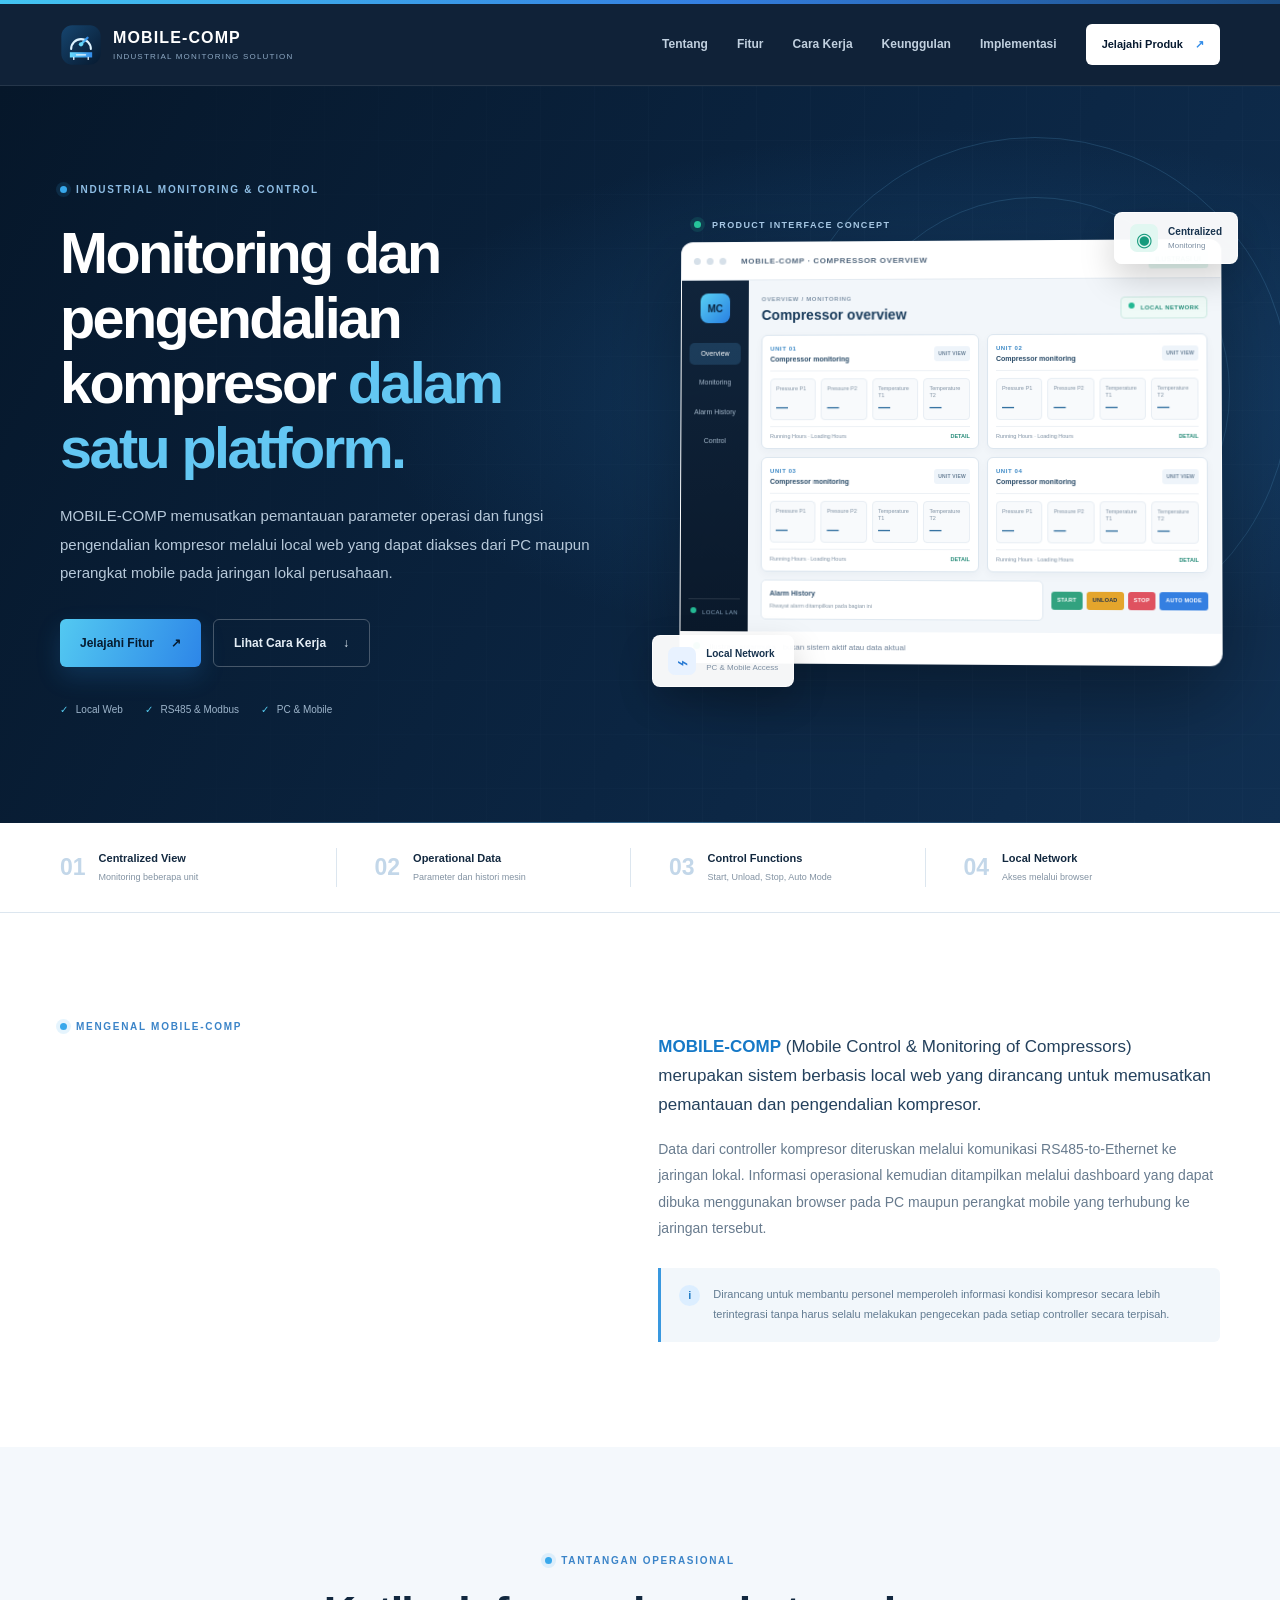
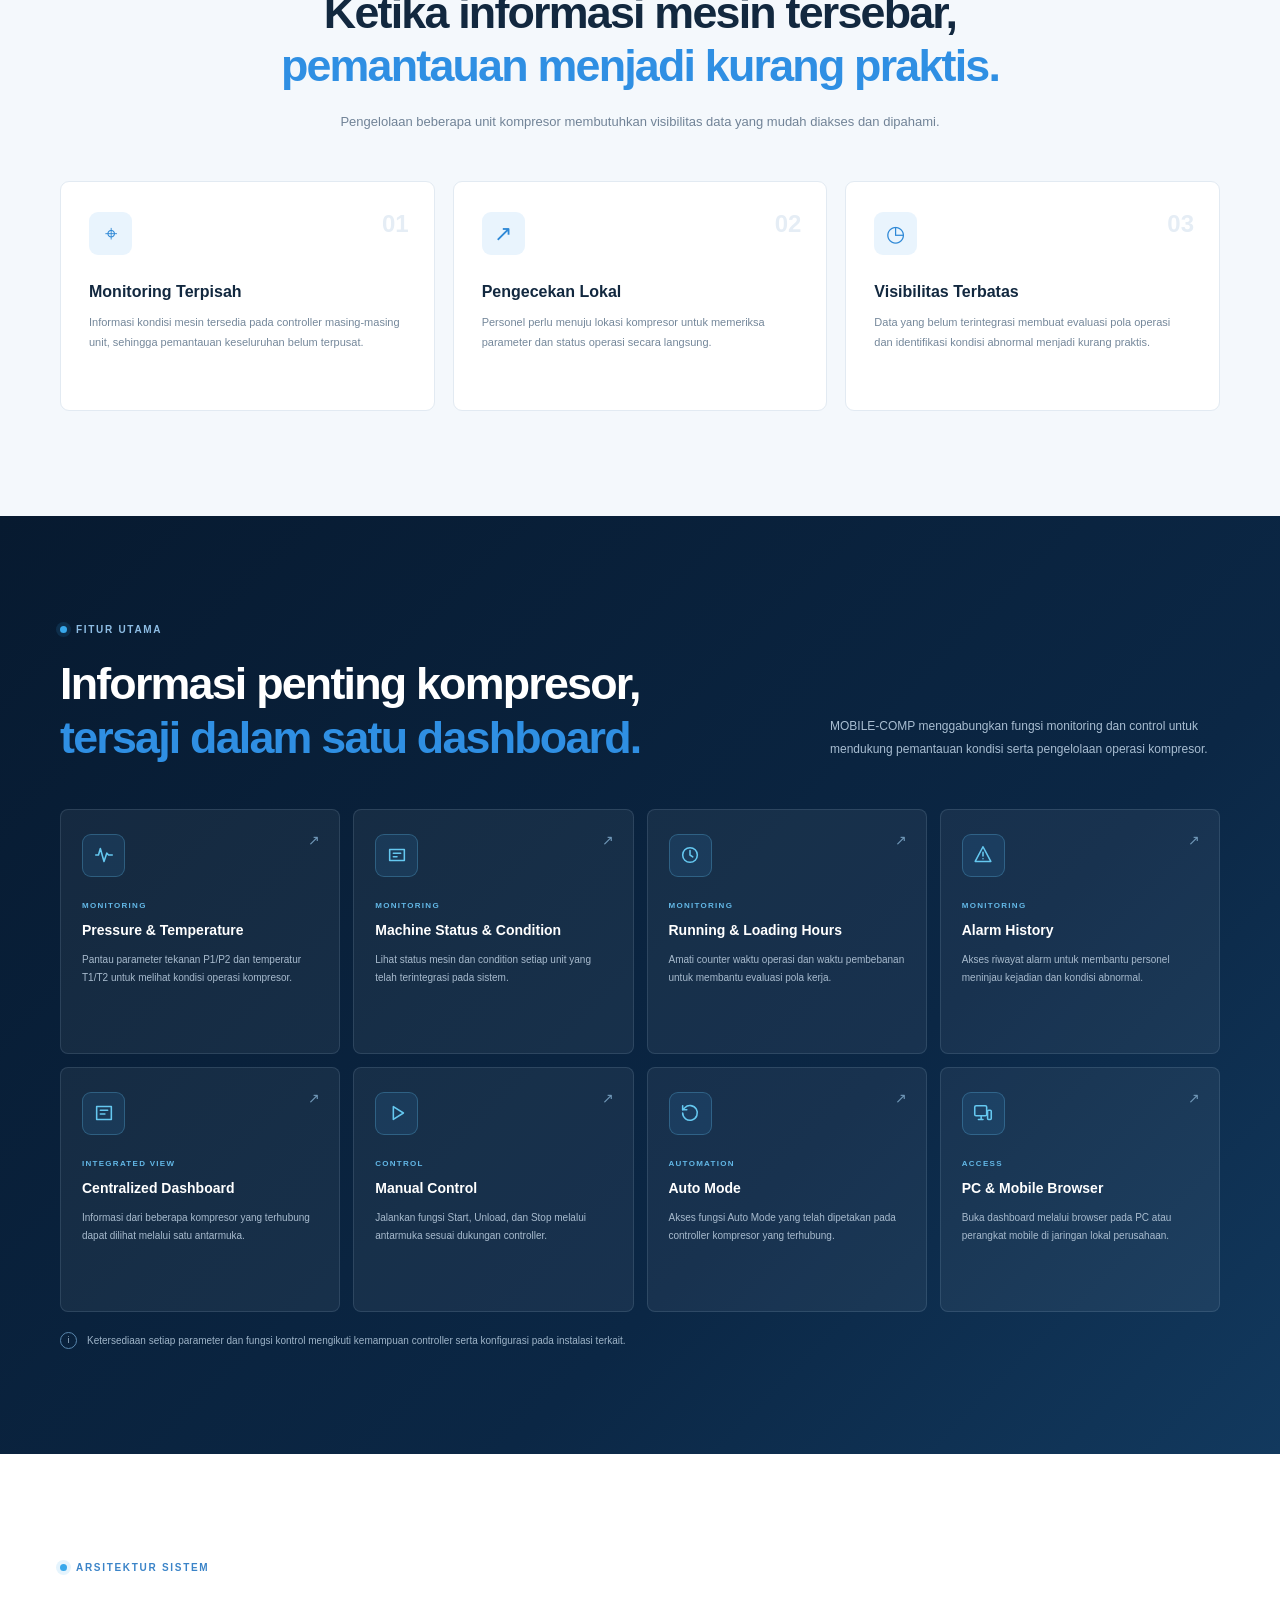
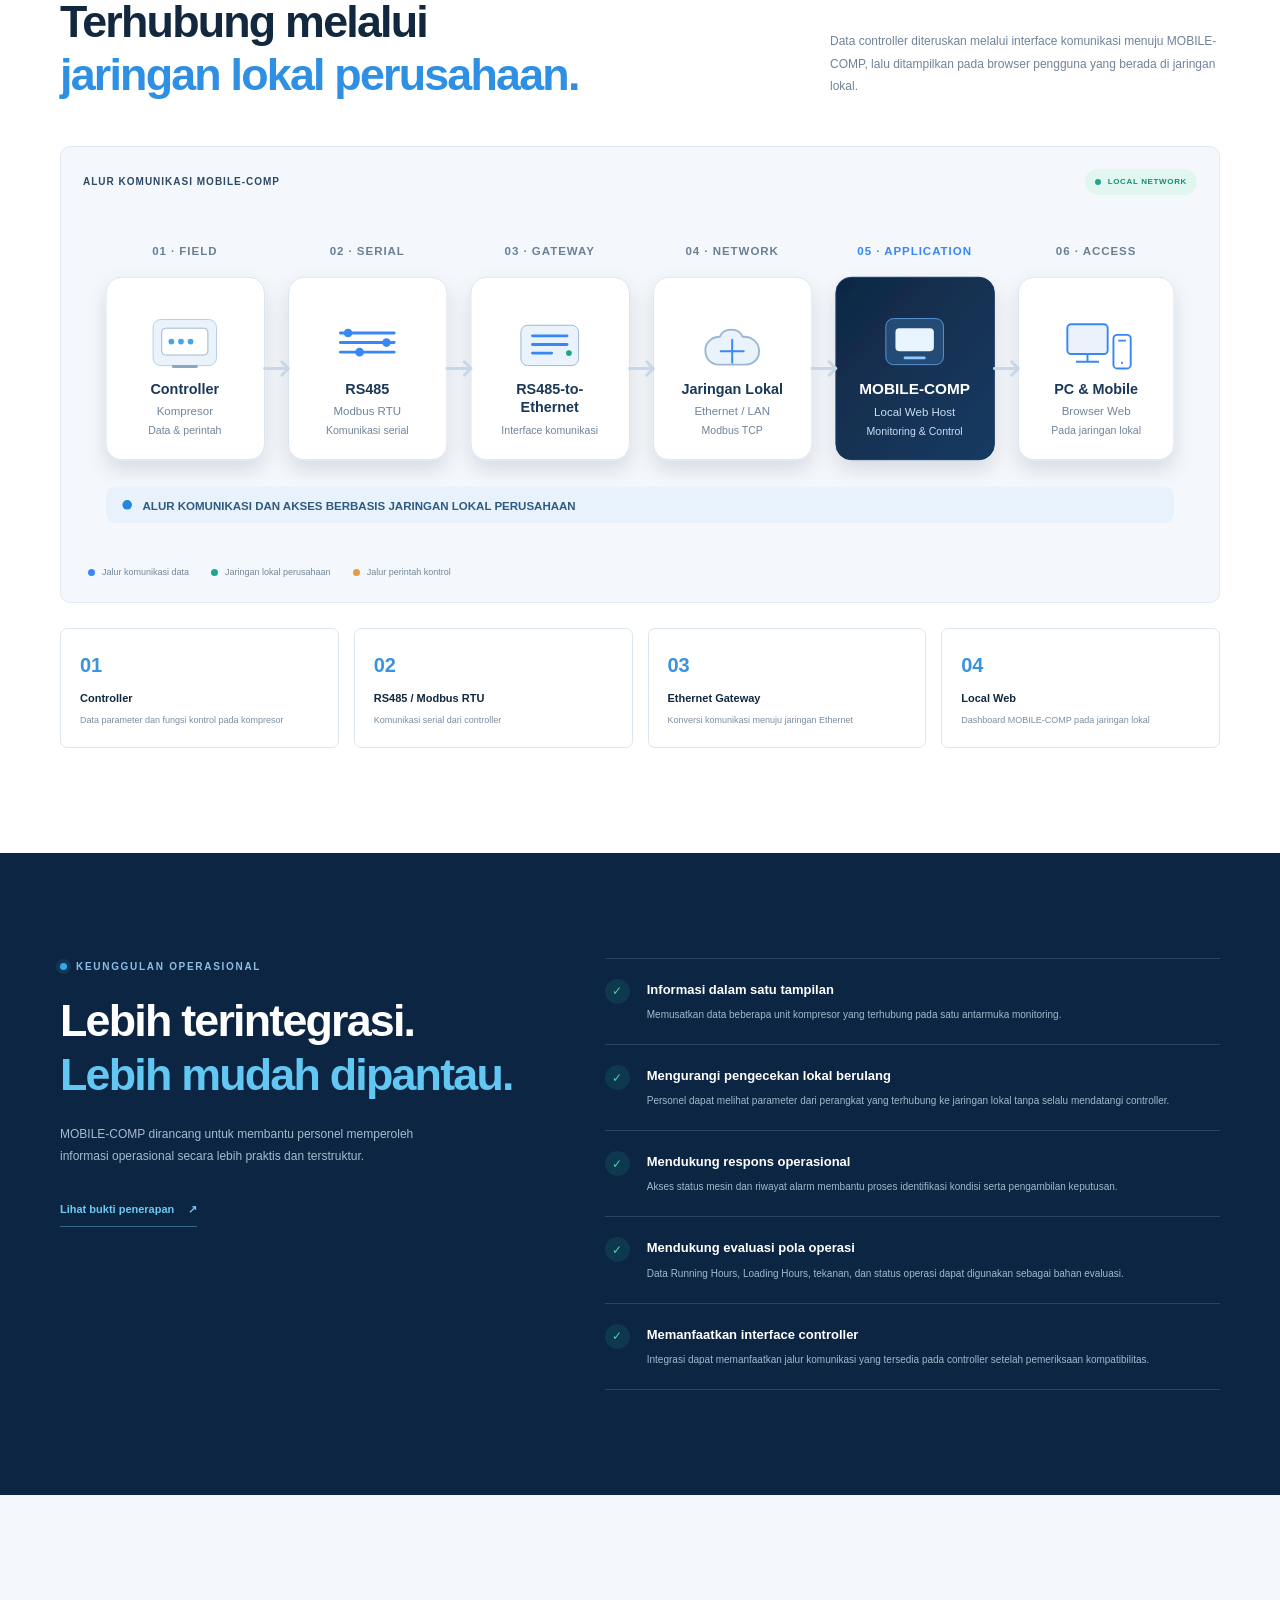
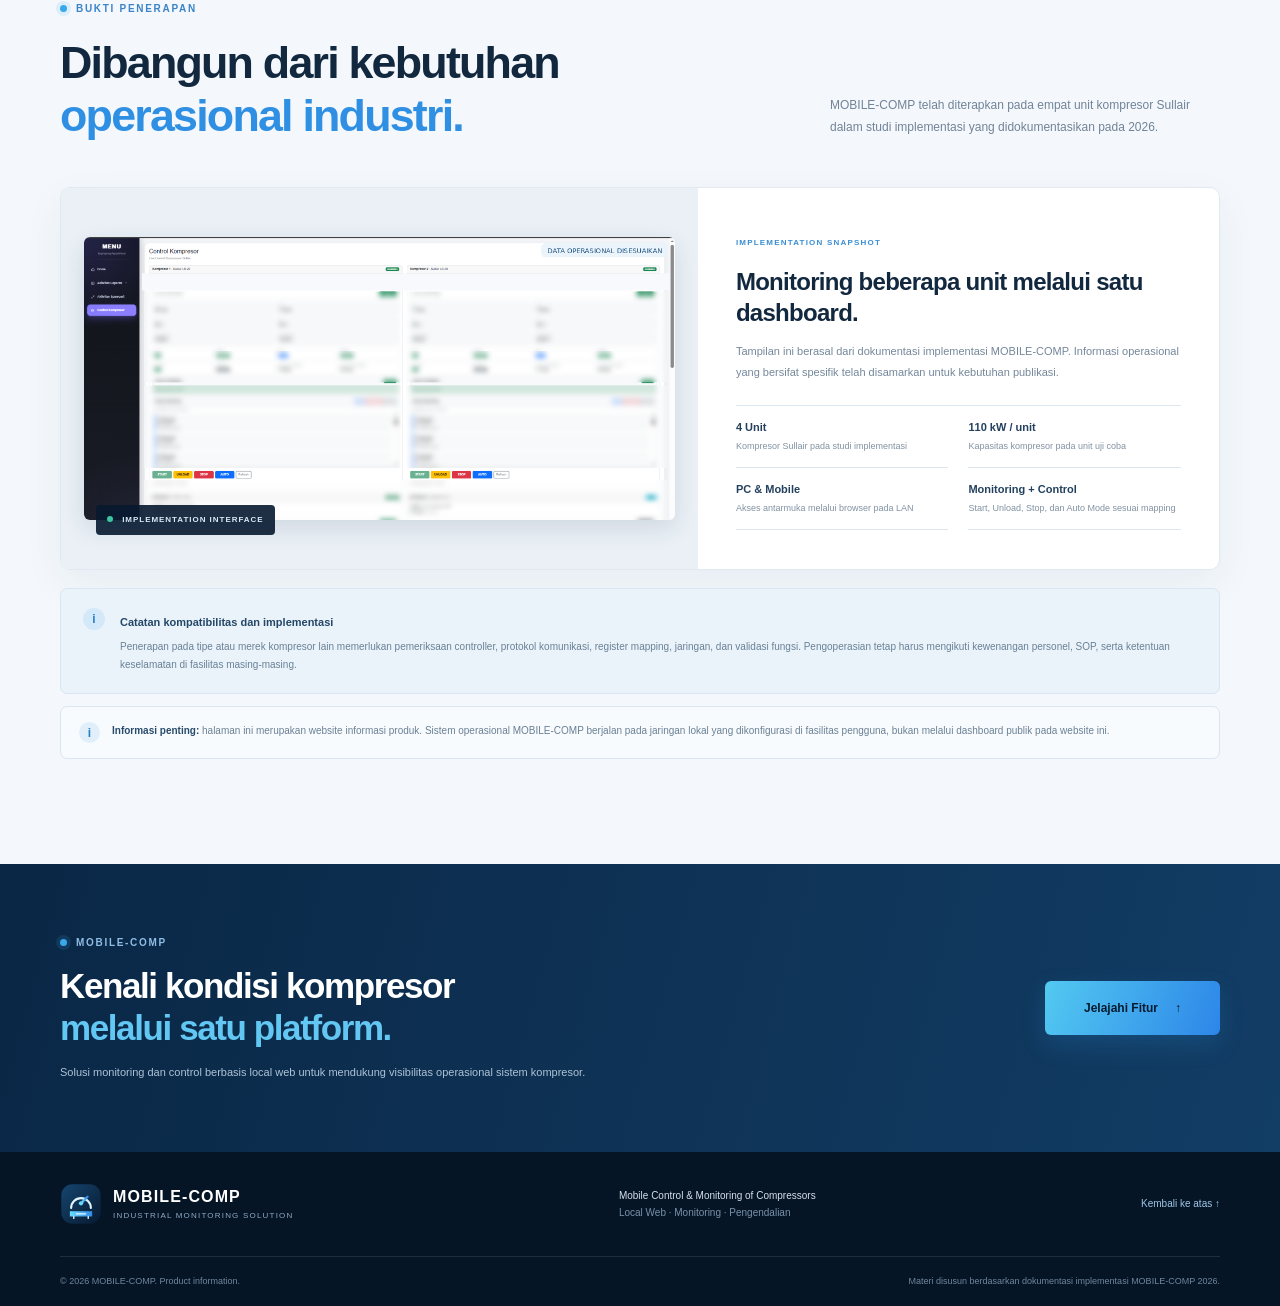
<file: index.html>
<!DOCTYPE html>
<html lang="id">
<head>
  <meta charset="UTF-8">
  <meta name="viewport" content="width=device-width, initial-scale=1.0">
  <meta name="theme-color" content="#071a30">
  <meta name="description" content="MOBILE-COMP memusatkan monitoring dan pengendalian kompresor melalui local web pada jaringan lokal perusahaan. Pantau parameter operasi dan akses fungsi kontrol dari PC maupun perangkat mobile.">
  <meta name="keywords" content="MOBILE-COMP, monitoring kompresor, pengendalian kompresor, industrial monitoring, Modbus RTU, Modbus TCP, RS485, local web">
  <meta name="robots" content="index,follow">
  <link rel="canonical" href="https://tidaktahuu.github.io/mobile-com/">
  <meta property="og:type" content="website">
  <meta property="og:title" content="MOBILE-COMP | Monitoring & Pengendalian Kompresor">
  <meta property="og:description" content="Satu platform local web untuk memantau parameter dan mendukung pengendalian kompresor pada jaringan lokal perusahaan.">
  <meta property="og:url" content="https://tidaktahuu.github.io/mobile-com/">
  <meta property="og:image" content="https://tidaktahuu.github.io/mobile-com/assets/og-mobile-comp.png">
  <meta name="twitter:card" content="summary_large_image">
  <title>MOBILE-COMP | Monitoring & Pengendalian Kompresor</title>
  <link rel="icon" href="assets/mobile-comp-mark.svg" type="image/svg+xml">
  <link rel="stylesheet" href="styles.css">
</head>
<body>
  <div class="topline"></div>
  <header class="site-header" id="top">
    <div class="container nav-wrap">
      <a class="brand" href="#top" aria-label="MOBILE-COMP Beranda">
        <img src="assets/mobile-comp-mark.svg" alt="" width="42" height="42">
        <span><strong>MOBILE-COMP</strong><small>INDUSTRIAL MONITORING SOLUTION</small></span>
      </a>
      <button class="menu-toggle" id="menuToggle" type="button" aria-label="Buka navigasi" aria-controls="mainNav" aria-expanded="false">
        <span></span><span></span><span></span>
      </button>
      <nav class="main-nav" id="mainNav" aria-label="Navigasi utama">
        <a href="#about">Tentang</a>
        <a href="#features">Fitur</a>
        <a href="#workflow">Cara Kerja</a>
        <a href="#advantages">Keunggulan</a>
        <a href="#implementation">Implementasi</a>
        <a class="nav-cta" href="#features">Jelajahi Produk <span>↗</span></a>
      </nav>
    </div>
  </header>

  <main>
    <section class="hero">
      <div class="hero-grid"></div>
      <div class="container hero-layout">
        <div class="hero-copy reveal">
          <div class="eyebrow eyebrow-light"><span class="eyebrow-dot"></span> INDUSTRIAL MONITORING &amp; CONTROL</div>
          <h1>Monitoring dan pengendalian kompresor <em>dalam satu platform.</em></h1>
          <p class="hero-lead">MOBILE-COMP memusatkan pemantauan parameter operasi dan fungsi pengendalian kompresor melalui local web yang dapat diakses dari PC maupun perangkat mobile pada jaringan lokal perusahaan.</p>
          <div class="hero-actions">
            <a class="btn btn-primary" href="#features">Jelajahi Fitur <span>↗</span></a>
            <a class="btn btn-ghost" href="#workflow">Lihat Cara Kerja <span>↓</span></a>
          </div>
          <div class="hero-meta">
            <span><i class="meta-check">✓</i> Local Web</span>
            <span><i class="meta-check">✓</i> RS485 &amp; Modbus</span>
            <span><i class="meta-check">✓</i> PC &amp; Mobile</span>
          </div>
        </div>
        <div class="hero-visual reveal reveal-delay">
          <div class="visual-orbit orbit-one"></div>
          <div class="visual-orbit orbit-two"></div>
          <div class="visual-label"><span class="live-dot"></span> PRODUCT INTERFACE CONCEPT</div>
          <div class="dashboard-frame dashboard-concept" aria-label="Ilustrasi konsep antarmuka MOBILE-COMP. Bukan dashboard aktif dan bukan data operasional aktual.">
            <div class="window-bar"><span></span><span></span><span></span><b>MOBILE-COMP · COMPRESSOR OVERVIEW</b><i>ILUSTRASI UI</i></div>
            <div class="concept-shell">
              <aside class="concept-sidebar" aria-hidden="true">
                <div class="concept-sidebar-mark">MC</div>
                <span class="concept-side-item is-active">Overview</span>
                <span class="concept-side-item">Monitoring</span>
                <span class="concept-side-item">Alarm History</span>
                <span class="concept-side-item">Control</span>
                <div class="concept-side-foot"><i></i> LOCAL LAN</div>
              </aside>
              <div class="concept-main">
                <div class="concept-heading">
                  <div><small>OVERVIEW / MONITORING</small><h3>Compressor overview</h3></div>
                  <span class="concept-network"><i></i> LOCAL NETWORK</span>
                </div>
                <div class="concept-unit-grid">
                  <article class="concept-unit">
                    <div class="concept-unit-heading"><div><small>UNIT 01</small><b>Compressor monitoring</b></div><span>UNIT VIEW</span></div>
                    <div class="concept-metrics">
                      <div><small>Pressure P1</small><b>—</b></div><div><small>Pressure P2</small><b>—</b></div>
                      <div><small>Temperature T1</small><b>—</b></div><div><small>Temperature T2</small><b>—</b></div>
                    </div>
                    <div class="concept-unit-footer"><span>Running Hours · Loading Hours</span><b>DETAIL</b></div>
                  </article>
                  <article class="concept-unit">
                    <div class="concept-unit-heading"><div><small>UNIT 02</small><b>Compressor monitoring</b></div><span>UNIT VIEW</span></div>
                    <div class="concept-metrics">
                      <div><small>Pressure P1</small><b>—</b></div><div><small>Pressure P2</small><b>—</b></div>
                      <div><small>Temperature T1</small><b>—</b></div><div><small>Temperature T2</small><b>—</b></div>
                    </div>
                    <div class="concept-unit-footer"><span>Running Hours · Loading Hours</span><b>DETAIL</b></div>
                  </article>
                  <article class="concept-unit concept-unit-secondary">
                    <div class="concept-unit-heading"><div><small>UNIT 03</small><b>Compressor monitoring</b></div><span>UNIT VIEW</span></div>
                    <div class="concept-metrics">
                      <div><small>Pressure P1</small><b>—</b></div><div><small>Pressure P2</small><b>—</b></div>
                      <div><small>Temperature T1</small><b>—</b></div><div><small>Temperature T2</small><b>—</b></div>
                    </div>
                    <div class="concept-unit-footer"><span>Running Hours · Loading Hours</span><b>DETAIL</b></div>
                  </article>
                  <article class="concept-unit concept-unit-secondary">
                    <div class="concept-unit-heading"><div><small>UNIT 04</small><b>Compressor monitoring</b></div><span>UNIT VIEW</span></div>
                    <div class="concept-metrics">
                      <div><small>Pressure P1</small><b>—</b></div><div><small>Pressure P2</small><b>—</b></div>
                      <div><small>Temperature T1</small><b>—</b></div><div><small>Temperature T2</small><b>—</b></div>
                    </div>
                    <div class="concept-unit-footer"><span>Running Hours · Loading Hours</span><b>DETAIL</b></div>
                  </article>
                </div>
                <div class="concept-bottom-row">
                  <div class="concept-history"><b>Alarm History</b><small>Riwayat alarm ditampilkan pada bagian ini</small></div>
                  <div class="concept-controls" aria-label="Contoh fungsi kontrol, bukan tombol aktif"><span>START</span><span>UNLOAD</span><span>STOP</span><span>AUTO MODE</span></div>
                </div>
              </div>
            </div>
            <div class="dashboard-caption"><span class="caption-dot"></span> Ilustrasi antarmuka · bukan sistem aktif atau data aktual</div>
          </div>
          <div class="float-chip chip-top"><span class="chip-icon">◉</span><span><b>Centralized</b><small>Monitoring</small></span></div>
          <div class="float-chip chip-bottom"><span class="chip-icon chip-blue">⌁</span><span><b>Local Network</b><small>PC &amp; Mobile Access</small></span></div>
        </div>
      </div>
      <div class="hero-bottom-line"></div>
    </section>

    <section class="signal-strip">
      <div class="container signal-grid">
        <div><span class="signal-number">01</span><span><b>Centralized View</b><small>Monitoring beberapa unit</small></span></div>
        <div><span class="signal-number">02</span><span><b>Operational Data</b><small>Parameter dan histori mesin</small></span></div>
        <div><span class="signal-number">03</span><span><b>Control Functions</b><small>Start, Unload, Stop, Auto Mode</small></span></div>
        <div><span class="signal-number">04</span><span><b>Local Network</b><small>Akses melalui browser</small></span></div>
      </div>
    </section>

    <section class="section section-light" id="about">
      <div class="container about-layout">
        <div class="section-heading reveal">
          <div class="eyebrow"><span class="eyebrow-dot"></span> MENGENAL MOBILE-COMP</div>
          <h2>Satu antarmuka untuk visibilitas operasional yang lebih baik.</h2>
        </div>
        <div class="about-copy reveal reveal-delay">
          <p class="lead-copy"><strong>MOBILE-COMP</strong> (Mobile Control &amp; Monitoring of Compressors) merupakan sistem berbasis local web yang dirancang untuk memusatkan pemantauan dan pengendalian kompresor.</p>
          <p>Data dari controller kompresor diteruskan melalui komunikasi RS485-to-Ethernet ke jaringan lokal. Informasi operasional kemudian ditampilkan melalui dashboard yang dapat dibuka menggunakan browser pada PC maupun perangkat mobile yang terhubung ke jaringan tersebut.</p>
          <div class="about-note"><span class="note-mark">i</span><span>Dirancang untuk membantu personel memperoleh informasi kondisi kompresor secara lebih terintegrasi tanpa harus selalu melakukan pengecekan pada setiap controller secara terpisah.</span></div>
        </div>
      </div>
    </section>

    <section class="section problem-section">
      <div class="container">
        <div class="center-heading reveal">
          <div class="eyebrow"><span class="eyebrow-dot"></span> TANTANGAN OPERASIONAL</div>
          <h2>Ketika informasi mesin tersebar,<br><em>pemantauan menjadi kurang praktis.</em></h2>
          <p>Pengelolaan beberapa unit kompresor membutuhkan visibilitas data yang mudah diakses dan dipahami.</p>
        </div>
        <div class="problem-grid">
          <article class="problem-card reveal">
            <div class="problem-index">01</div>
            <div class="problem-icon">⌖</div>
            <h3>Monitoring Terpisah</h3>
            <p>Informasi kondisi mesin tersedia pada controller masing-masing unit, sehingga pemantauan keseluruhan belum terpusat.</p>
          </article>
          <article class="problem-card reveal reveal-delay">
            <div class="problem-index">02</div>
            <div class="problem-icon">↗</div>
            <h3>Pengecekan Lokal</h3>
            <p>Personel perlu menuju lokasi kompresor untuk memeriksa parameter dan status operasi secara langsung.</p>
          </article>
          <article class="problem-card reveal reveal-delay-2">
            <div class="problem-index">03</div>
            <div class="problem-icon">◷</div>
            <h3>Visibilitas Terbatas</h3>
            <p>Data yang belum terintegrasi membuat evaluasi pola operasi dan identifikasi kondisi abnormal menjadi kurang praktis.</p>
          </article>
        </div>
      </div>
    </section>

    <section class="section feature-section" id="features">
      <div class="container">
        <div class="section-topline reveal">
          <div class="section-heading">
            <div class="eyebrow eyebrow-light"><span class="eyebrow-dot"></span> FITUR UTAMA</div>
            <h2>Informasi penting kompresor,<br><em>tersaji dalam satu dashboard.</em></h2>
          </div>
          <p class="section-sidecopy">MOBILE-COMP menggabungkan fungsi monitoring dan control untuk mendukung pemantauan kondisi serta pengelolaan operasi kompresor.</p>
        </div>
        <div class="feature-grid">
          <article class="feature-card reveal">
            <div class="feature-icon"><svg viewBox="0 0 24 24"><path d="M3 12h3l2-7 4 14 3-9 2 2h4"/></svg></div>
            <span class="feature-tag">MONITORING</span>
            <h3>Pressure &amp; Temperature</h3>
            <p>Pantau parameter tekanan P1/P2 dan temperatur T1/T2 untuk melihat kondisi operasi kompresor.</p>
            <span class="feature-arrow">↗</span>
          </article>
          <article class="feature-card reveal reveal-delay">
            <div class="feature-icon"><svg viewBox="0 0 24 24"><path d="M4 6h16v12H4zM8 10h8M8 14h4"/></svg></div>
            <span class="feature-tag">MONITORING</span>
            <h3>Machine Status &amp; Condition</h3>
            <p>Lihat status mesin dan condition setiap unit yang telah terintegrasi pada sistem.</p>
            <span class="feature-arrow">↗</span>
          </article>
          <article class="feature-card reveal reveal-delay-2">
            <div class="feature-icon"><svg viewBox="0 0 24 24"><circle cx="12" cy="12" r="8"/><path d="M12 7v5l3 2"/></svg></div>
            <span class="feature-tag">MONITORING</span>
            <h3>Running &amp; Loading Hours</h3>
            <p>Amati counter waktu operasi dan waktu pembebanan untuk membantu evaluasi pola kerja.</p>
            <span class="feature-arrow">↗</span>
          </article>
          <article class="feature-card reveal">
            <div class="feature-icon"><svg viewBox="0 0 24 24"><path d="M12 3 3.5 19h17L12 3Z"/><path d="M12 9v4m0 3h.01"/></svg></div>
            <span class="feature-tag">MONITORING</span>
            <h3>Alarm History</h3>
            <p>Akses riwayat alarm untuk membantu personel meninjau kejadian dan kondisi abnormal.</p>
            <span class="feature-arrow">↗</span>
          </article>
          <article class="feature-card reveal reveal-delay">
            <div class="feature-icon"><svg viewBox="0 0 24 24"><path d="M4 5h16v14H4zM8 9h8M8 13h5"/></svg></div>
            <span class="feature-tag">INTEGRATED VIEW</span>
            <h3>Centralized Dashboard</h3>
            <p>Informasi dari beberapa kompresor yang terhubung dapat dilihat melalui satu antarmuka.</p>
            <span class="feature-arrow">↗</span>
          </article>
          <article class="feature-card reveal reveal-delay-2">
            <div class="feature-icon"><svg viewBox="0 0 24 24"><path d="M8 5v14l11-7L8 5Z"/></svg></div>
            <span class="feature-tag">CONTROL</span>
            <h3>Manual Control</h3>
            <p>Jalankan fungsi Start, Unload, dan Stop melalui antarmuka sesuai dukungan controller.</p>
            <span class="feature-arrow">↗</span>
          </article>
          <article class="feature-card reveal">
            <div class="feature-icon"><svg viewBox="0 0 24 24"><path d="M4 12a8 8 0 1 0 2.3-5.7L4 8.5"/><path d="M4 4v4.5h4.5"/></svg></div>
            <span class="feature-tag">AUTOMATION</span>
            <h3>Auto Mode</h3>
            <p>Akses fungsi Auto Mode yang telah dipetakan pada controller kompresor yang terhubung.</p>
            <span class="feature-arrow">↗</span>
          </article>
          <article class="feature-card reveal reveal-delay">
            <div class="feature-icon"><svg viewBox="0 0 24 24"><rect x="3" y="4" width="13" height="11" rx="1.5"/><path d="M7 19h5m-2-4v4"/><rect x="17" y="9" width="4" height="10" rx="1"/></svg></div>
            <span class="feature-tag">ACCESS</span>
            <h3>PC &amp; Mobile Browser</h3>
            <p>Buka dashboard melalui browser pada PC atau perangkat mobile di jaringan lokal perusahaan.</p>
            <span class="feature-arrow">↗</span>
          </article>
        </div>
        <div class="feature-footnote"><span>i</span> Ketersediaan setiap parameter dan fungsi kontrol mengikuti kemampuan controller serta konfigurasi pada instalasi terkait.</div>
      </div>
    </section>

    <section class="section workflow-section" id="workflow">
      <div class="container">
        <div class="section-topline reveal">
          <div class="section-heading">
            <div class="eyebrow"><span class="eyebrow-dot"></span> ARSITEKTUR SISTEM</div>
            <h2>Terhubung melalui<br><em>jaringan lokal perusahaan.</em></h2>
          </div>
          <p class="section-sidecopy">Data controller diteruskan melalui interface komunikasi menuju MOBILE-COMP, lalu ditampilkan pada browser pengguna yang berada di jaringan lokal.</p>
        </div>
        <div class="architecture-card reveal">
          <div class="architecture-heading"><span>ALUR KOMUNIKASI MOBILE-COMP</span><span class="lan-pill"><i></i> LOCAL NETWORK</span></div>
          <div class="architecture-scroll" tabindex="0" role="region" aria-label="Diagram arsitektur MOBILE-COMP. Pada layar kecil, geser ke samping untuk membaca seluruh diagram.">
            <img src="assets/architecture-flow.svg" alt="Diagram alur komunikasi: controller kompresor, RS485 Modbus RTU, converter RS485-to-Ethernet, Ethernet Modbus TCP pada jaringan lokal, MOBILE-COMP, dan browser PC atau mobile">
          </div>
          <div class="architecture-legend">
            <span><i class="legend-blue"></i> Jalur komunikasi data</span>
            <span><i class="legend-green"></i> Jaringan lokal perusahaan</span>
            <span><i class="legend-orange"></i> Jalur perintah kontrol</span>
          </div>
          <p class="architecture-hint">Geser diagram ke samping untuk melihat seluruh tahapan komunikasi.</p>
        </div>
        <div class="workflow-steps">
          <div class="workflow-step reveal"><span>01</span><b>Controller</b><small>Data parameter dan fungsi kontrol pada kompresor</small></div>
          <div class="workflow-step reveal reveal-delay"><span>02</span><b>RS485 / Modbus RTU</b><small>Komunikasi serial dari controller</small></div>
          <div class="workflow-step reveal reveal-delay-2"><span>03</span><b>Ethernet Gateway</b><small>Konversi komunikasi menuju jaringan Ethernet</small></div>
          <div class="workflow-step reveal reveal-delay-3"><span>04</span><b>Local Web</b><small>Dashboard MOBILE-COMP pada jaringan lokal</small></div>
        </div>
      </div>
    </section>

    <section class="section advantages-section" id="advantages">
      <div class="container advantages-layout">
        <div class="advantages-intro reveal">
          <div class="eyebrow eyebrow-light"><span class="eyebrow-dot"></span> KEUNGGULAN OPERASIONAL</div>
          <h2>Lebih terintegrasi.<br><em>Lebih mudah dipantau.</em></h2>
          <p>MOBILE-COMP dirancang untuk membantu personel memperoleh informasi operasional secara lebih praktis dan terstruktur.</p>
          <a class="text-link" href="#implementation">Lihat bukti penerapan <span>↗</span></a>
        </div>
        <div class="advantages-list">
          <article class="advantage-item reveal"><span class="advantage-check">✓</span><div><h3>Informasi dalam satu tampilan</h3><p>Memusatkan data beberapa unit kompresor yang terhubung pada satu antarmuka monitoring.</p></div></article>
          <article class="advantage-item reveal reveal-delay"><span class="advantage-check">✓</span><div><h3>Mengurangi pengecekan lokal berulang</h3><p>Personel dapat melihat parameter dari perangkat yang terhubung ke jaringan lokal tanpa selalu mendatangi controller.</p></div></article>
          <article class="advantage-item reveal reveal-delay-2"><span class="advantage-check">✓</span><div><h3>Mendukung respons operasional</h3><p>Akses status mesin dan riwayat alarm membantu proses identifikasi kondisi serta pengambilan keputusan.</p></div></article>
          <article class="advantage-item reveal reveal-delay-3"><span class="advantage-check">✓</span><div><h3>Mendukung evaluasi pola operasi</h3><p>Data Running Hours, Loading Hours, tekanan, dan status operasi dapat digunakan sebagai bahan evaluasi.</p></div></article>
          <article class="advantage-item reveal"><span class="advantage-check">✓</span><div><h3>Memanfaatkan interface controller</h3><p>Integrasi dapat memanfaatkan jalur komunikasi yang tersedia pada controller setelah pemeriksaan kompatibilitas.</p></div></article>
        </div>
      </div>
    </section>

    <section class="section implementation-section" id="implementation">
      <div class="container">
        <div class="section-topline reveal">
          <div class="section-heading">
            <div class="eyebrow"><span class="eyebrow-dot"></span> BUKTI PENERAPAN</div>
            <h2>Dibangun dari kebutuhan<br><em>operasional industri.</em></h2>
          </div>
          <p class="section-sidecopy">MOBILE-COMP telah diterapkan pada empat unit kompresor Sullair dalam studi implementasi yang didokumentasikan pada 2026.</p>
        </div>
        <div class="implementation-card reveal">
          <div class="implementation-image">
            <img src="assets/dashboard-implementasi-redacted.png" alt="Dashboard MOBILE-COMP dari implementasi empat unit kompresor Sullair, dengan data operasional disamarkan">
            <span class="image-stamp"><i></i> IMPLEMENTATION INTERFACE</span>
          </div>
          <div class="implementation-copy">
            <span class="implementation-label">IMPLEMENTATION SNAPSHOT</span>
            <h3>Monitoring beberapa unit melalui satu dashboard.</h3>
            <p>Tampilan ini berasal dari dokumentasi implementasi MOBILE-COMP. Informasi operasional yang bersifat spesifik telah disamarkan untuk kebutuhan publikasi.</p>
            <div class="implementation-facts">
              <div><b>4 Unit</b><small>Kompresor Sullair pada studi implementasi</small></div>
              <div><b>110 kW / unit</b><small>Kapasitas kompresor pada unit uji coba</small></div>
              <div><b>PC &amp; Mobile</b><small>Akses antarmuka melalui browser pada LAN</small></div>
              <div><b>Monitoring + Control</b><small>Start, Unload, Stop, dan Auto Mode sesuai mapping</small></div>
            </div>
          </div>
        </div>
        <div class="compatibility-note reveal">
          <div class="compatibility-icon">i</div>
          <div><b>Catatan kompatibilitas dan implementasi</b><p>Penerapan pada tipe atau merek kompresor lain memerlukan pemeriksaan controller, protokol komunikasi, register mapping, jaringan, dan validasi fungsi. Pengoperasian tetap harus mengikuti kewenangan personel, SOP, serta ketentuan keselamatan di fasilitas masing-masing.</p></div>
        </div>
        <div class="product-boundary-note reveal"><span class="boundary-icon">i</span><p><strong>Informasi penting:</strong> halaman ini merupakan website informasi produk. Sistem operasional MOBILE-COMP berjalan pada jaringan lokal yang dikonfigurasi di fasilitas pengguna, bukan melalui dashboard publik pada website ini.</p></div>
      </div>
    </section>

    <section class="closing-cta">
      <div class="container closing-inner reveal">
        <div>
          <div class="eyebrow eyebrow-light"><span class="eyebrow-dot"></span> MOBILE-COMP</div>
          <h2>Kenali kondisi kompresor<br><em>melalui satu platform.</em></h2>
          <p>Solusi monitoring dan control berbasis local web untuk mendukung visibilitas operasional sistem kompresor.</p>
        </div>
        <a class="btn btn-primary btn-large" href="#features">Jelajahi Fitur <span>↑</span></a>
      </div>
    </section>
  </main>

  <footer class="site-footer">
    <div class="container footer-main">
      <a class="brand brand-footer" href="#top">
        <img src="assets/mobile-comp-mark.svg" alt="" width="42" height="42">
        <span><strong>MOBILE-COMP</strong><small>INDUSTRIAL MONITORING SOLUTION</small></span>
      </a>
      <p>Mobile Control &amp; Monitoring of Compressors<br><span>Local Web · Monitoring · Pengendalian</span></p>
      <a class="back-top" href="#top">Kembali ke atas ↑</a>
    </div>
    <div class="container footer-bottom">
      <span>© <span id="year"></span> MOBILE-COMP. Product information.</span>
      <span>Materi disusun berdasarkan dokumentasi implementasi MOBILE-COMP 2026.</span>
    </div>
  </footer>
  <script src="script.js"></script>
</body>
</html>
</file>
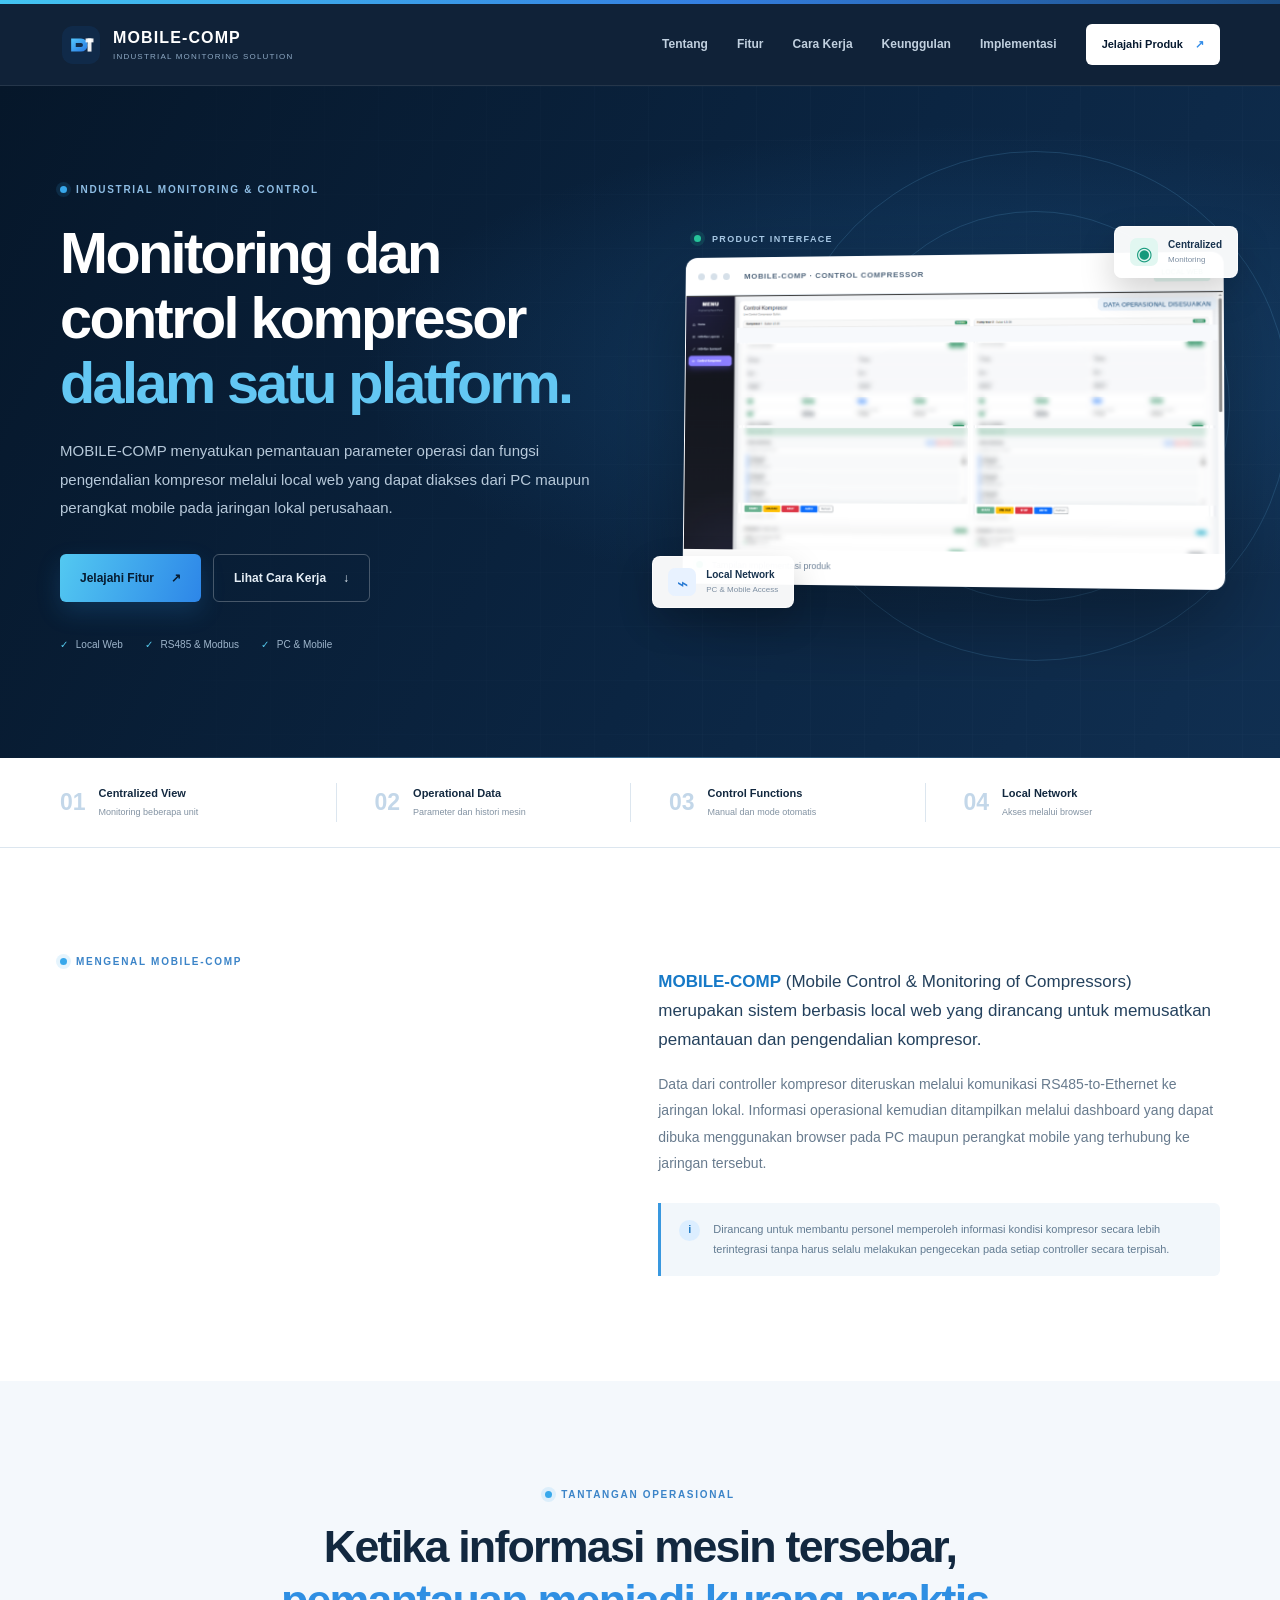
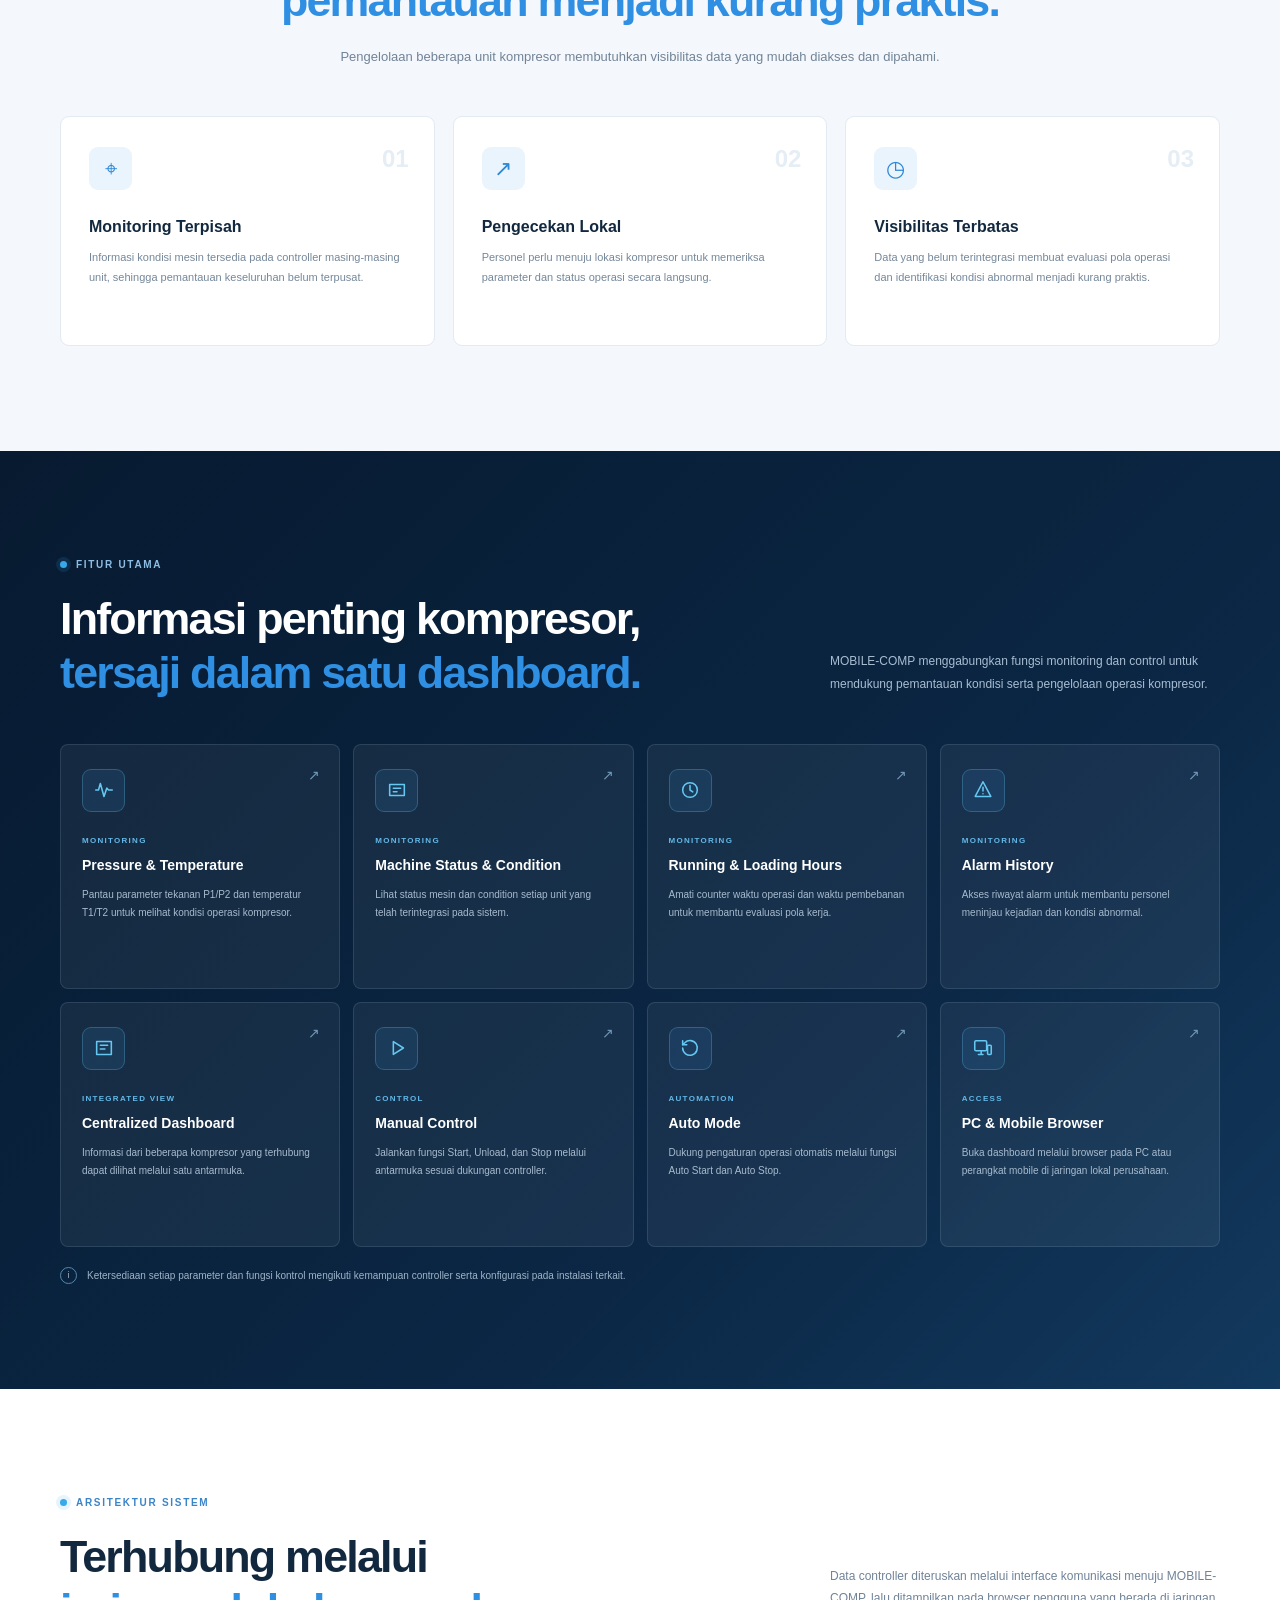
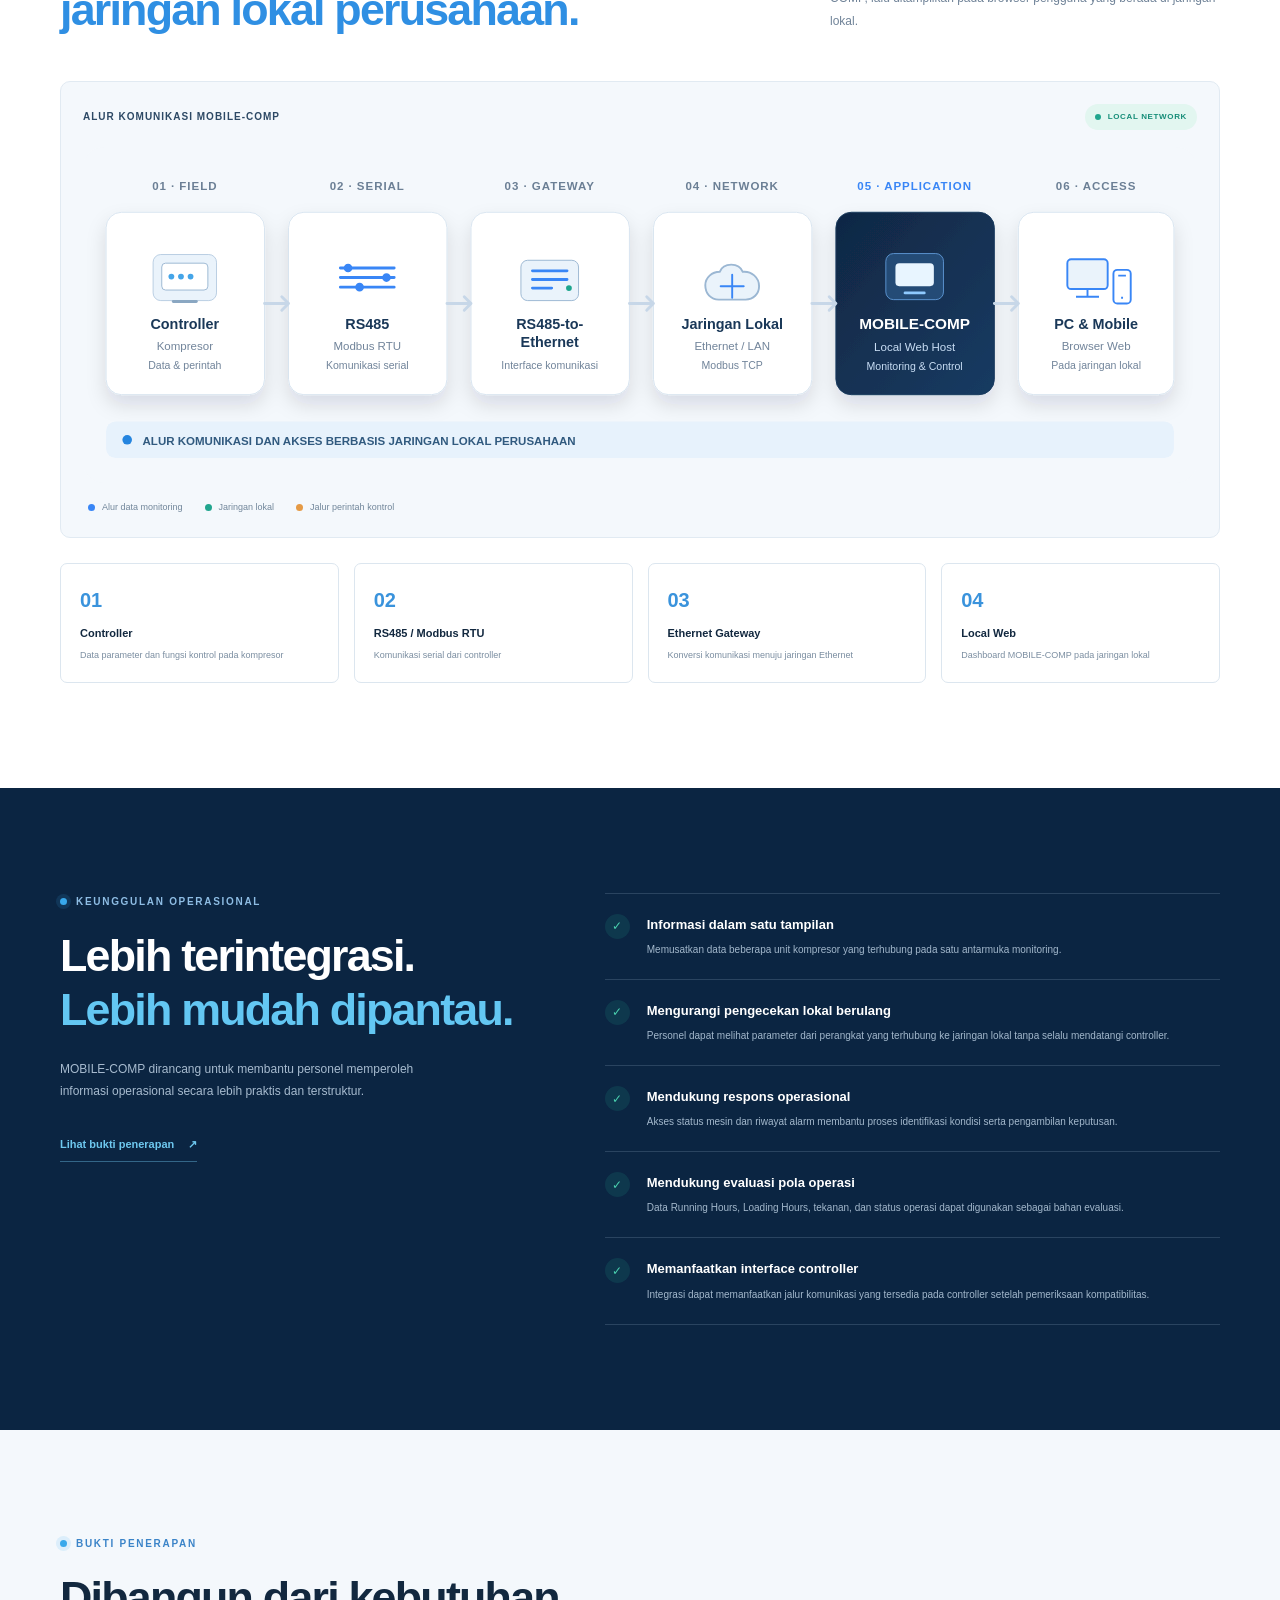
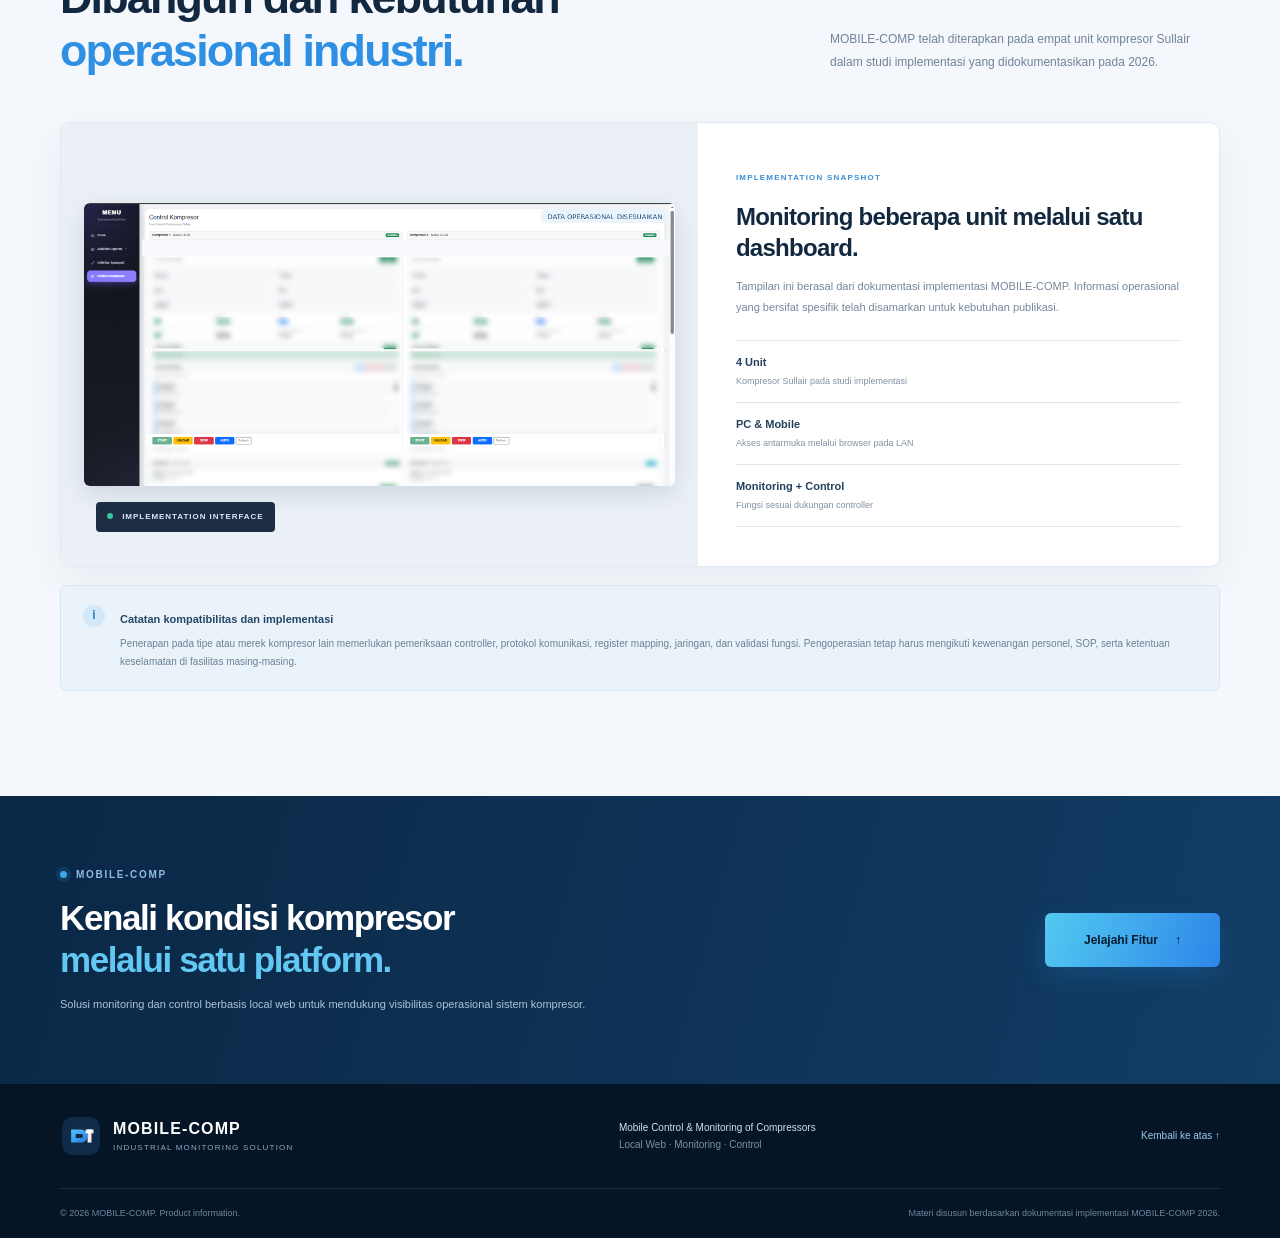
<file: MOBILE-COMP-WEBSITE/index.html>
<!DOCTYPE html>
<html lang="id">
<head>
  <meta charset="UTF-8">
  <meta name="viewport" content="width=device-width, initial-scale=1.0">
  <meta name="theme-color" content="#071a30">
  <meta name="description" content="MOBILE-COMP adalah solusi local web untuk monitoring dan control kompresor melalui jaringan lokal perusahaan. Pantau parameter operasi dari PC dan perangkat mobile.">
  <meta name="keywords" content="MOBILE-COMP, compressor monitoring, compressor control, industrial monitoring, Modbus, RS485, local web">
  <title>MOBILE-COMP | Industrial Compressor Monitoring & Control</title>
  <link rel="icon" href="assets/mobile-comp-mark.svg" type="image/svg+xml">
  <link rel="stylesheet" href="styles.css">
</head>
<body>
  <div class="topline"></div>
  <header class="site-header" id="top">
    <div class="container nav-wrap">
      <a class="brand" href="#top" aria-label="MOBILE-COMP Beranda">
        <img src="assets/mobile-comp-mark.svg" alt="" width="42" height="42">
        <span><strong>MOBILE-COMP</strong><small>INDUSTRIAL MONITORING SOLUTION</small></span>
      </a>
      <button class="menu-toggle" id="menuToggle" aria-label="Buka navigasi" aria-expanded="false">
        <span></span><span></span><span></span>
      </button>
      <nav class="main-nav" id="mainNav" aria-label="Navigasi utama">
        <a href="#about">Tentang</a>
        <a href="#features">Fitur</a>
        <a href="#workflow">Cara Kerja</a>
        <a href="#advantages">Keunggulan</a>
        <a href="#implementation">Implementasi</a>
        <a class="nav-cta" href="#features">Jelajahi Produk <span>↗</span></a>
      </nav>
    </div>
  </header>

  <main>
    <section class="hero">
      <div class="hero-grid"></div>
      <div class="container hero-layout">
        <div class="hero-copy reveal">
          <div class="eyebrow eyebrow-light"><span class="eyebrow-dot"></span> INDUSTRIAL MONITORING &amp; CONTROL</div>
          <h1>Monitoring dan control kompresor <em>dalam satu platform.</em></h1>
          <p class="hero-lead">MOBILE-COMP menyatukan pemantauan parameter operasi dan fungsi pengendalian kompresor melalui local web yang dapat diakses dari PC maupun perangkat mobile pada jaringan lokal perusahaan.</p>
          <div class="hero-actions">
            <a class="btn btn-primary" href="#features">Jelajahi Fitur <span>↗</span></a>
            <a class="btn btn-ghost" href="#workflow">Lihat Cara Kerja <span>↓</span></a>
          </div>
          <div class="hero-meta">
            <span><i class="meta-check">✓</i> Local Web</span>
            <span><i class="meta-check">✓</i> RS485 &amp; Modbus</span>
            <span><i class="meta-check">✓</i> PC &amp; Mobile</span>
          </div>
        </div>
        <div class="hero-visual reveal reveal-delay">
          <div class="visual-orbit orbit-one"></div>
          <div class="visual-orbit orbit-two"></div>
          <div class="visual-label"><span class="live-dot"></span> PRODUCT INTERFACE</div>
          <div class="dashboard-frame">
            <div class="window-bar"><span></span><span></span><span></span><b>MOBILE-COMP · CONTROL COMPRESSOR</b><i>LOCAL WEB</i></div>
            <img src="assets/dashboard-implementasi-redacted.png" alt="Tampilan dashboard implementasi MOBILE-COMP dengan data operasional yang disamarkan">
            <div class="dashboard-caption"><span class="caption-dot"></span> Tampilan implementasi produk</div>
          </div>
          <div class="float-chip chip-top"><span class="chip-icon">◉</span><span><b>Centralized</b><small>Monitoring</small></span></div>
          <div class="float-chip chip-bottom"><span class="chip-icon chip-blue">⌁</span><span><b>Local Network</b><small>PC &amp; Mobile Access</small></span></div>
        </div>
      </div>
      <div class="hero-bottom-line"></div>
    </section>

    <section class="signal-strip">
      <div class="container signal-grid">
        <div><span class="signal-number">01</span><span><b>Centralized View</b><small>Monitoring beberapa unit</small></span></div>
        <div><span class="signal-number">02</span><span><b>Operational Data</b><small>Parameter dan histori mesin</small></span></div>
        <div><span class="signal-number">03</span><span><b>Control Functions</b><small>Manual dan mode otomatis</small></span></div>
        <div><span class="signal-number">04</span><span><b>Local Network</b><small>Akses melalui browser</small></span></div>
      </div>
    </section>

    <section class="section section-light" id="about">
      <div class="container about-layout">
        <div class="section-heading reveal">
          <div class="eyebrow"><span class="eyebrow-dot"></span> MENGENAL MOBILE-COMP</div>
          <h2>Satu antarmuka untuk visibilitas operasional yang lebih baik.</h2>
        </div>
        <div class="about-copy reveal reveal-delay">
          <p class="lead-copy"><strong>MOBILE-COMP</strong> (Mobile Control &amp; Monitoring of Compressors) merupakan sistem berbasis local web yang dirancang untuk memusatkan pemantauan dan pengendalian kompresor.</p>
          <p>Data dari controller kompresor diteruskan melalui komunikasi RS485-to-Ethernet ke jaringan lokal. Informasi operasional kemudian ditampilkan melalui dashboard yang dapat dibuka menggunakan browser pada PC maupun perangkat mobile yang terhubung ke jaringan tersebut.</p>
          <div class="about-note"><span class="note-mark">i</span><span>Dirancang untuk membantu personel memperoleh informasi kondisi kompresor secara lebih terintegrasi tanpa harus selalu melakukan pengecekan pada setiap controller secara terpisah.</span></div>
        </div>
      </div>
    </section>

    <section class="section problem-section">
      <div class="container">
        <div class="center-heading reveal">
          <div class="eyebrow"><span class="eyebrow-dot"></span> TANTANGAN OPERASIONAL</div>
          <h2>Ketika informasi mesin tersebar,<br><em>pemantauan menjadi kurang praktis.</em></h2>
          <p>Pengelolaan beberapa unit kompresor membutuhkan visibilitas data yang mudah diakses dan dipahami.</p>
        </div>
        <div class="problem-grid">
          <article class="problem-card reveal">
            <div class="problem-index">01</div>
            <div class="problem-icon">⌖</div>
            <h3>Monitoring Terpisah</h3>
            <p>Informasi kondisi mesin tersedia pada controller masing-masing unit, sehingga pemantauan keseluruhan belum terpusat.</p>
          </article>
          <article class="problem-card reveal reveal-delay">
            <div class="problem-index">02</div>
            <div class="problem-icon">↗</div>
            <h3>Pengecekan Lokal</h3>
            <p>Personel perlu menuju lokasi kompresor untuk memeriksa parameter dan status operasi secara langsung.</p>
          </article>
          <article class="problem-card reveal reveal-delay-2">
            <div class="problem-index">03</div>
            <div class="problem-icon">◷</div>
            <h3>Visibilitas Terbatas</h3>
            <p>Data yang belum terintegrasi membuat evaluasi pola operasi dan identifikasi kondisi abnormal menjadi kurang praktis.</p>
          </article>
        </div>
      </div>
    </section>

    <section class="section feature-section" id="features">
      <div class="container">
        <div class="section-topline reveal">
          <div class="section-heading">
            <div class="eyebrow eyebrow-light"><span class="eyebrow-dot"></span> FITUR UTAMA</div>
            <h2>Informasi penting kompresor,<br><em>tersaji dalam satu dashboard.</em></h2>
          </div>
          <p class="section-sidecopy">MOBILE-COMP menggabungkan fungsi monitoring dan control untuk mendukung pemantauan kondisi serta pengelolaan operasi kompresor.</p>
        </div>
        <div class="feature-grid">
          <article class="feature-card reveal">
            <div class="feature-icon"><svg viewBox="0 0 24 24"><path d="M3 12h3l2-7 4 14 3-9 2 2h4"/></svg></div>
            <span class="feature-tag">MONITORING</span>
            <h3>Pressure &amp; Temperature</h3>
            <p>Pantau parameter tekanan P1/P2 dan temperatur T1/T2 untuk melihat kondisi operasi kompresor.</p>
            <span class="feature-arrow">↗</span>
          </article>
          <article class="feature-card reveal reveal-delay">
            <div class="feature-icon"><svg viewBox="0 0 24 24"><path d="M4 6h16v12H4zM8 10h8M8 14h4"/></svg></div>
            <span class="feature-tag">MONITORING</span>
            <h3>Machine Status &amp; Condition</h3>
            <p>Lihat status mesin dan condition setiap unit yang telah terintegrasi pada sistem.</p>
            <span class="feature-arrow">↗</span>
          </article>
          <article class="feature-card reveal reveal-delay-2">
            <div class="feature-icon"><svg viewBox="0 0 24 24"><circle cx="12" cy="12" r="8"/><path d="M12 7v5l3 2"/></svg></div>
            <span class="feature-tag">MONITORING</span>
            <h3>Running &amp; Loading Hours</h3>
            <p>Amati counter waktu operasi dan waktu pembebanan untuk membantu evaluasi pola kerja.</p>
            <span class="feature-arrow">↗</span>
          </article>
          <article class="feature-card reveal">
            <div class="feature-icon"><svg viewBox="0 0 24 24"><path d="M12 3 3.5 19h17L12 3Z"/><path d="M12 9v4m0 3h.01"/></svg></div>
            <span class="feature-tag">MONITORING</span>
            <h3>Alarm History</h3>
            <p>Akses riwayat alarm untuk membantu personel meninjau kejadian dan kondisi abnormal.</p>
            <span class="feature-arrow">↗</span>
          </article>
          <article class="feature-card reveal reveal-delay">
            <div class="feature-icon"><svg viewBox="0 0 24 24"><path d="M4 5h16v14H4zM8 9h8M8 13h5"/></svg></div>
            <span class="feature-tag">INTEGRATED VIEW</span>
            <h3>Centralized Dashboard</h3>
            <p>Informasi dari beberapa kompresor yang terhubung dapat dilihat melalui satu antarmuka.</p>
            <span class="feature-arrow">↗</span>
          </article>
          <article class="feature-card reveal reveal-delay-2">
            <div class="feature-icon"><svg viewBox="0 0 24 24"><path d="M8 5v14l11-7L8 5Z"/></svg></div>
            <span class="feature-tag">CONTROL</span>
            <h3>Manual Control</h3>
            <p>Jalankan fungsi Start, Unload, dan Stop melalui antarmuka sesuai dukungan controller.</p>
            <span class="feature-arrow">↗</span>
          </article>
          <article class="feature-card reveal">
            <div class="feature-icon"><svg viewBox="0 0 24 24"><path d="M4 12a8 8 0 1 0 2.3-5.7L4 8.5"/><path d="M4 4v4.5h4.5"/></svg></div>
            <span class="feature-tag">AUTOMATION</span>
            <h3>Auto Mode</h3>
            <p>Dukung pengaturan operasi otomatis melalui fungsi Auto Start dan Auto Stop.</p>
            <span class="feature-arrow">↗</span>
          </article>
          <article class="feature-card reveal reveal-delay">
            <div class="feature-icon"><svg viewBox="0 0 24 24"><rect x="3" y="4" width="13" height="11" rx="1.5"/><path d="M7 19h5m-2-4v4"/><rect x="17" y="9" width="4" height="10" rx="1"/></svg></div>
            <span class="feature-tag">ACCESS</span>
            <h3>PC &amp; Mobile Browser</h3>
            <p>Buka dashboard melalui browser pada PC atau perangkat mobile di jaringan lokal perusahaan.</p>
            <span class="feature-arrow">↗</span>
          </article>
        </div>
        <div class="feature-footnote"><span>i</span> Ketersediaan setiap parameter dan fungsi kontrol mengikuti kemampuan controller serta konfigurasi pada instalasi terkait.</div>
      </div>
    </section>

    <section class="section workflow-section" id="workflow">
      <div class="container">
        <div class="section-topline reveal">
          <div class="section-heading">
            <div class="eyebrow"><span class="eyebrow-dot"></span> ARSITEKTUR SISTEM</div>
            <h2>Terhubung melalui<br><em>jaringan lokal perusahaan.</em></h2>
          </div>
          <p class="section-sidecopy">Data controller diteruskan melalui interface komunikasi menuju MOBILE-COMP, lalu ditampilkan pada browser pengguna yang berada di jaringan lokal.</p>
        </div>
        <div class="architecture-card reveal">
          <div class="architecture-heading"><span>ALUR KOMUNIKASI MOBILE-COMP</span><span class="lan-pill"><i></i> LOCAL NETWORK</span></div>
          <img src="assets/architecture-flow.svg" alt="Diagram alur komunikasi dari controller kompresor, RS485 Modbus RTU, converter RS485-to-Ethernet, jaringan lokal, aplikasi MOBILE-COMP, hingga browser PC dan mobile">
          <div class="architecture-legend">
            <span><i class="legend-blue"></i> Alur data monitoring</span>
            <span><i class="legend-green"></i> Jaringan lokal</span>
            <span><i class="legend-orange"></i> Jalur perintah kontrol</span>
          </div>
        </div>
        <div class="workflow-steps">
          <div class="workflow-step reveal"><span>01</span><b>Controller</b><small>Data parameter dan fungsi kontrol pada kompresor</small></div>
          <div class="workflow-step reveal reveal-delay"><span>02</span><b>RS485 / Modbus RTU</b><small>Komunikasi serial dari controller</small></div>
          <div class="workflow-step reveal reveal-delay-2"><span>03</span><b>Ethernet Gateway</b><small>Konversi komunikasi menuju jaringan Ethernet</small></div>
          <div class="workflow-step reveal reveal-delay-3"><span>04</span><b>Local Web</b><small>Dashboard MOBILE-COMP pada jaringan lokal</small></div>
        </div>
      </div>
    </section>

    <section class="section advantages-section" id="advantages">
      <div class="container advantages-layout">
        <div class="advantages-intro reveal">
          <div class="eyebrow eyebrow-light"><span class="eyebrow-dot"></span> KEUNGGULAN OPERASIONAL</div>
          <h2>Lebih terintegrasi.<br><em>Lebih mudah dipantau.</em></h2>
          <p>MOBILE-COMP dirancang untuk membantu personel memperoleh informasi operasional secara lebih praktis dan terstruktur.</p>
          <a class="text-link" href="#implementation">Lihat bukti penerapan <span>↗</span></a>
        </div>
        <div class="advantages-list">
          <article class="advantage-item reveal"><span class="advantage-check">✓</span><div><h3>Informasi dalam satu tampilan</h3><p>Memusatkan data beberapa unit kompresor yang terhubung pada satu antarmuka monitoring.</p></div></article>
          <article class="advantage-item reveal reveal-delay"><span class="advantage-check">✓</span><div><h3>Mengurangi pengecekan lokal berulang</h3><p>Personel dapat melihat parameter dari perangkat yang terhubung ke jaringan lokal tanpa selalu mendatangi controller.</p></div></article>
          <article class="advantage-item reveal reveal-delay-2"><span class="advantage-check">✓</span><div><h3>Mendukung respons operasional</h3><p>Akses status mesin dan riwayat alarm membantu proses identifikasi kondisi serta pengambilan keputusan.</p></div></article>
          <article class="advantage-item reveal reveal-delay-3"><span class="advantage-check">✓</span><div><h3>Mendukung evaluasi pola operasi</h3><p>Data Running Hours, Loading Hours, tekanan, dan status operasi dapat digunakan sebagai bahan evaluasi.</p></div></article>
          <article class="advantage-item reveal"><span class="advantage-check">✓</span><div><h3>Memanfaatkan interface controller</h3><p>Integrasi dapat memanfaatkan jalur komunikasi yang tersedia pada controller setelah pemeriksaan kompatibilitas.</p></div></article>
        </div>
      </div>
    </section>

    <section class="section implementation-section" id="implementation">
      <div class="container">
        <div class="section-topline reveal">
          <div class="section-heading">
            <div class="eyebrow"><span class="eyebrow-dot"></span> BUKTI PENERAPAN</div>
            <h2>Dibangun dari kebutuhan<br><em>operasional industri.</em></h2>
          </div>
          <p class="section-sidecopy">MOBILE-COMP telah diterapkan pada empat unit kompresor Sullair dalam studi implementasi yang didokumentasikan pada 2026.</p>
        </div>
        <div class="implementation-card reveal">
          <div class="implementation-image">
            <img src="assets/dashboard-implementasi-redacted.png" alt="Dashboard MOBILE-COMP dari implementasi empat unit kompresor Sullair, dengan data operasional disamarkan">
            <span class="image-stamp"><i></i> IMPLEMENTATION INTERFACE</span>
          </div>
          <div class="implementation-copy">
            <span class="implementation-label">IMPLEMENTATION SNAPSHOT</span>
            <h3>Monitoring beberapa unit melalui satu dashboard.</h3>
            <p>Tampilan ini berasal dari dokumentasi implementasi MOBILE-COMP. Informasi operasional yang bersifat spesifik telah disamarkan untuk kebutuhan publikasi.</p>
            <div class="implementation-facts">
              <div><b>4 Unit</b><small>Kompresor Sullair pada studi implementasi</small></div>
              <div><b>PC &amp; Mobile</b><small>Akses antarmuka melalui browser pada LAN</small></div>
              <div><b>Monitoring + Control</b><small>Fungsi sesuai dukungan controller</small></div>
            </div>
          </div>
        </div>
        <div class="compatibility-note reveal">
          <div class="compatibility-icon">i</div>
          <div><b>Catatan kompatibilitas dan implementasi</b><p>Penerapan pada tipe atau merek kompresor lain memerlukan pemeriksaan controller, protokol komunikasi, register mapping, jaringan, dan validasi fungsi. Pengoperasian tetap harus mengikuti kewenangan personel, SOP, serta ketentuan keselamatan di fasilitas masing-masing.</p></div>
        </div>
      </div>
    </section>

    <section class="closing-cta">
      <div class="container closing-inner reveal">
        <div>
          <div class="eyebrow eyebrow-light"><span class="eyebrow-dot"></span> MOBILE-COMP</div>
          <h2>Kenali kondisi kompresor<br><em>melalui satu platform.</em></h2>
          <p>Solusi monitoring dan control berbasis local web untuk mendukung visibilitas operasional sistem kompresor.</p>
        </div>
        <a class="btn btn-primary btn-large" href="#features">Jelajahi Fitur <span>↑</span></a>
      </div>
    </section>
  </main>

  <footer class="site-footer">
    <div class="container footer-main">
      <a class="brand brand-footer" href="#top">
        <img src="assets/mobile-comp-mark.svg" alt="" width="42" height="42">
        <span><strong>MOBILE-COMP</strong><small>INDUSTRIAL MONITORING SOLUTION</small></span>
      </a>
      <p>Mobile Control &amp; Monitoring of Compressors<br><span>Local Web · Monitoring · Control</span></p>
      <a class="back-top" href="#top">Kembali ke atas ↑</a>
    </div>
    <div class="container footer-bottom">
      <span>© <span id="year"></span> MOBILE-COMP. Product information.</span>
      <span>Materi disusun berdasarkan dokumentasi implementasi MOBILE-COMP 2026.</span>
    </div>
  </footer>
  <script src="script.js"></script>
</body>
</html>
</file>
<file: styles.css>
:root{--navy:#071a30;--navy-2:#0c2542;--navy-3:#14395f;--blue:#2f8be8;--cyan:#62d2f4;--ink:#12283f;--muted:#65778a;--pale:#f4f8fc;--line:#dce6ef;--white:#fff;--green:#21a58e;--font:'DM Sans',Arial,sans-serif;--display:'Manrope','DM Sans',Arial,sans-serif}
*{box-sizing:border-box}html{scroll-behavior:smooth;scroll-padding-top:88px}body{margin:0;background:#fff;color:var(--ink);font-family:var(--font);font-size:15px;line-height:1.7;-webkit-font-smoothing:antialiased}img{max-width:100%;display:block}a{color:inherit;text-decoration:none}.container{width:min(1160px,calc(100% - 48px));margin:0 auto}.topline{height:4px;background:linear-gradient(90deg,#43c5f2,#347fe1 55%,#1c4e85)}.site-header{height:82px;position:sticky;top:0;z-index:50;background:rgba(7,26,48,.96);backdrop-filter:blur(16px);border-bottom:1px solid rgba(255,255,255,.09)}.nav-wrap{height:100%;display:flex;align-items:center;justify-content:space-between}.brand{display:flex;align-items:center;gap:11px;color:#fff}.brand img{width:42px;height:42px}.brand span{display:flex;flex-direction:column;line-height:1.25}.brand strong{font-family:var(--display);font-size:16px;letter-spacing:.07em}.brand small{font-size:8px;letter-spacing:.15em;color:#8ea9c4;margin-top:4px}.main-nav{display:flex;align-items:center;gap:29px;color:#c1d0df;font-size:12px;font-weight:600}.main-nav>a:not(.nav-cta){transition:color .2s}.main-nav>a:hover{color:#fff}.nav-cta{background:#fff;color:var(--navy);padding:11px 16px;border-radius:6px;font-size:11px}.nav-cta span{margin-left:9px;color:var(--blue)}.menu-toggle{display:none;background:none;border:0;padding:8px}.menu-toggle span{display:block;width:23px;height:2px;background:#fff;margin:5px;border-radius:3px}
.hero{position:relative;overflow:hidden;background:radial-gradient(ellipse at 75% 42%,rgba(33,102,164,.36),transparent 44%),linear-gradient(118deg,#06172a 0%,#0b2542 58%,#102f51 100%);color:#fff;padding:95px 0 105px}.hero-grid{position:absolute;inset:0;opacity:.13;background-image:linear-gradient(rgba(173,205,235,.15) 1px,transparent 1px),linear-gradient(90deg,rgba(173,205,235,.15) 1px,transparent 1px);background-size:54px 54px;mask-image:linear-gradient(90deg,transparent 0%,black 55%,black 100%)}.hero-layout{position:relative;display:grid;grid-template-columns:1fr 1.04fr;align-items:center;gap:54px}.eyebrow{display:flex;align-items:center;gap:9px;color:#3b84c8;font-size:10px;font-weight:700;letter-spacing:.17em}.eyebrow-light{color:#8ebde4}.eyebrow-dot{width:7px;height:7px;border-radius:50%;background:#38a8eb;box-shadow:0 0 0 4px rgba(56,168,235,.13)}h1,h2,h3,p{margin-top:0}.hero h1{font-family:var(--display);font-size:clamp(38px,4.5vw,60px);line-height:1.13;letter-spacing:-.045em;margin:23px 0 21px;font-weight:800;max-width:590px}.hero h1 em,.section-heading h2 em,.center-heading h2 em,.advantages-intro h2 em,.closing-inner h2 em{font-style:normal;color:#63c7f3}.hero-lead{max-width:550px;color:#b7c9da;font-size:15px;line-height:1.9}.hero-actions{display:flex;gap:12px;margin-top:31px;flex-wrap:wrap}.btn{min-height:48px;display:inline-flex;align-items:center;justify-content:center;gap:17px;padding:0 20px;border-radius:6px;font-size:12px;font-weight:700;transition:transform .2s,box-shadow .2s,background .2s}.btn:hover{transform:translateY(-2px)}.btn-primary{background:linear-gradient(110deg,#53c9f1,#2d86e8);color:#061b30;box-shadow:0 10px 25px rgba(40,142,220,.2)}.btn-primary:hover{box-shadow:0 14px 30px rgba(40,142,220,.32)}.btn-ghost{border:1px solid rgba(255,255,255,.25);color:#e5eef6}.btn-ghost:hover{background:rgba(255,255,255,.07)}.hero-meta{display:flex;gap:22px;flex-wrap:wrap;margin-top:34px;color:#9eb5cb;font-size:10px}.meta-check{font-style:normal;color:#55c9ed;margin-right:5px}.hero-visual{position:relative;padding:28px 0 22px 22px}.visual-orbit{position:absolute;border:1px solid rgba(107,187,239,.18);border-radius:50%;pointer-events:none}.orbit-one{width:510px;height:510px;right:-70px;top:-75px}.orbit-two{width:390px;height:390px;right:-10px;top:-15px}.visual-label{position:absolute;z-index:3;top:6px;left:38px;color:#a7c7e4;font-size:9px;font-weight:700;letter-spacing:.15em}.live-dot,.caption-dot{display:inline-block;width:7px;height:7px;border-radius:50%;background:#26c49a;margin-right:7px;box-shadow:0 0 0 4px rgba(38,196,154,.14)}.dashboard-frame{position:relative;z-index:2;background:#f7f9fc;border:1px solid rgba(255,255,255,.4);border-radius:12px;overflow:hidden;box-shadow:0 30px 80px rgba(0,0,0,.35);transform:perspective(1200px) rotateY(-5deg) rotateX(2deg)}.window-bar{height:38px;background:#fff;display:flex;align-items:center;gap:6px;padding:0 12px;color:#52677d;border-bottom:1px solid #e3eaf1}.window-bar>span{width:7px;height:7px;border-radius:50%;background:#d6e0e9}.window-bar b{font-size:8px;letter-spacing:.08em;margin-left:9px}.window-bar i{font-style:normal;font-size:7px;color:#168b7b;background:#e5f7f2;padding:4px 7px;border-radius:3px;margin-left:auto}.dashboard-frame img{width:100%;height:auto;max-height:320px;object-fit:cover;object-position:top}.dashboard-caption{background:#fff;padding:9px 13px;color:#71849a;font-size:9px}.float-chip{position:absolute;z-index:4;display:flex;align-items:center;gap:10px;padding:11px 15px;background:rgba(255,255,255,.96);border:1px solid rgba(255,255,255,.7);border-radius:8px;box-shadow:0 14px 35px rgba(0,0,0,.18);color:#18334e}.chip-top{top:0;right:-18px}.chip-bottom{bottom:0;left:-4px}.chip-icon{width:28px;height:28px;border-radius:7px;background:#e1f7f1;color:#159a7c;display:grid;place-items:center;font-size:19px}.chip-blue{background:#e8f2ff;color:#2679d3}.float-chip b,.float-chip small{display:block;line-height:1.35}.float-chip b{font-size:10px}.float-chip small{font-size:8px;color:#7d8fa2;margin-top:3px}.hero-bottom-line{position:absolute;bottom:0;left:0;right:0;height:1px;background:linear-gradient(90deg,transparent,rgba(116,193,239,.45),transparent)}
.signal-strip{background:#fff;border-bottom:1px solid var(--line)}.signal-grid{display:grid;grid-template-columns:repeat(4,1fr);padding:25px 0;gap:18px}.signal-grid>div{display:flex;align-items:center;gap:13px;border-right:1px solid var(--line);padding-left:20px}.signal-grid>div:first-child{padding-left:0}.signal-grid>div:last-child{border:0}.signal-number{font-family:var(--display);font-size:23px;font-weight:800;color:#c3d7e9}.signal-grid b,.signal-grid small{display:block;line-height:1.4}.signal-grid b{font-size:11px}.signal-grid small{font-size:9px;color:#8292a2;margin-top:4px}
.section{padding:105px 0}.section-light{background:#fff}.about-layout{display:grid;grid-template-columns:.95fr 1.05fr;gap:90px;align-items:start}.section-heading h2,.center-heading h2,.advantages-intro h2,.closing-inner h2{font-family:var(--display);font-size:clamp(32px,3.5vw,45px);line-height:1.2;letter-spacing:-.04em;margin:19px 0 0;color:var(--ink)}.section-heading h2 em,.center-heading h2 em{color:#2f8fe3}.about-copy{padding-top:15px;color:#687b8e;font-size:14px;line-height:1.9}.about-copy p{margin-bottom:16px}.lead-copy{font-size:17px!important;color:#24415d!important;line-height:1.7!important}.lead-copy strong{color:#1679c7}.about-note{display:flex;gap:13px;padding:17px 18px;background:#f2f7fb;border-left:3px solid #3998df;border-radius:0 6px 6px 0;margin-top:26px;color:#627b91;font-size:11px;line-height:1.8}.note-mark{flex:0 0 21px;height:21px;border-radius:50%;display:grid;place-items:center;background:#dceeff;color:#237dc6;font-weight:700}
.problem-section{background:#f4f8fc}.center-heading{text-align:center;max-width:760px;margin:0 auto 48px}.center-heading .eyebrow{justify-content:center}.center-heading h2{margin-top:17px}.center-heading p{color:#718397;font-size:13px;margin:18px 0 0}.problem-grid{display:grid;grid-template-columns:repeat(3,1fr);gap:18px}.problem-card{position:relative;background:#fff;padding:30px 28px 28px;border:1px solid #e2eaf2;border-radius:9px;min-height:230px;transition:transform .25s,box-shadow .25s}.problem-card:hover,.feature-card:hover{transform:translateY(-5px);box-shadow:0 18px 40px rgba(22,56,89,.09)}.problem-index{position:absolute;right:25px;top:22px;font-family:var(--display);font-size:24px;font-weight:800;color:#e5edf5}.problem-icon{width:43px;height:43px;border-radius:9px;background:#e9f4fd;color:#2e88d6;display:grid;place-items:center;font-size:22px}.problem-card h3{font-family:var(--display);font-size:16px;margin:23px 0 8px}.problem-card p{font-size:11px;color:#74879a;line-height:1.8;margin:0}
.feature-section{background:linear-gradient(135deg,#071a30,#0b2745 65%,#12395e);color:#fff}.section-topline{display:flex;align-items:end;justify-content:space-between;gap:40px;margin-bottom:44px}.section-heading h2{color:#fff}.section-sidecopy{max-width:390px;color:#a8bdd1;font-size:12px;line-height:1.9;margin:0 0 4px}.feature-grid{display:grid;grid-template-columns:repeat(4,1fr);gap:13px}.feature-card{position:relative;min-height:245px;padding:24px 21px;background:rgba(255,255,255,.055);border:1px solid rgba(193,221,245,.13);border-radius:8px;transition:transform .25s,box-shadow .25s,background .25s}.feature-card:hover{background:rgba(255,255,255,.09);box-shadow:0 16px 35px rgba(0,0,0,.15)}.feature-icon{width:43px;height:43px;border:1px solid rgba(103,193,240,.28);background:rgba(59,149,214,.13);border-radius:9px;display:grid;place-items:center;color:#65c8f0}.feature-icon svg{width:22px;height:22px;fill:none;stroke:currentColor;stroke-width:1.7;stroke-linecap:round;stroke-linejoin:round}.feature-tag{display:block;margin-top:22px;color:#63b8e7;font-size:8px;font-weight:700;letter-spacing:.16em}.feature-card h3{font-family:var(--display);font-size:14px;margin:7px 0 8px;color:#fff}.feature-card p{color:#a8bbce;font-size:10px;line-height:1.8;margin:0;max-width:240px}.feature-arrow{position:absolute;right:19px;top:19px;color:#7097b7;font-size:14px}.feature-footnote{display:flex;gap:10px;align-items:flex-start;margin-top:20px;color:#9eb4c8;font-size:10px}.feature-footnote span{display:grid;place-items:center;flex:0 0 17px;height:17px;border:1px solid #5987ae;border-radius:50%;font-size:9px}
.workflow-section{background:#fff}.workflow-section .section-heading h2{color:var(--ink)}.workflow-section .section-sidecopy{color:#708398}.architecture-card{padding:22px;background:#f4f8fc;border:1px solid #e1eaf2;border-radius:10px}.architecture-heading{display:flex;align-items:center;justify-content:space-between;margin:0 0 17px;color:#2d4965;font-size:10px;font-weight:700;letter-spacing:.1em}.lan-pill{display:flex;align-items:center;gap:7px;padding:6px 10px;background:#e2f6f0;color:#168d78;border-radius:20px;font-size:8px;letter-spacing:.08em}.lan-pill i{width:6px;height:6px;border-radius:50%;background:#21a58e}.architecture-card>img{width:100%;border-radius:7px}.architecture-legend{display:flex;gap:22px;flex-wrap:wrap;padding:17px 5px 0;color:#71869a;font-size:9px}.architecture-legend span{display:flex;align-items:center;gap:7px}.architecture-legend i{width:7px;height:7px;border-radius:50%}.legend-blue{background:#3986f6}.legend-green{background:#21a58e}.legend-orange{background:#e59a45}.workflow-steps{display:grid;grid-template-columns:repeat(4,1fr);gap:15px;margin-top:25px}.workflow-step{padding:19px;background:#fff;border:1px solid var(--line);border-radius:7px}.workflow-step span{display:block;color:#3a93dc;font-family:var(--display);font-size:20px;font-weight:800}.workflow-step b,.workflow-step small{display:block}.workflow-step b{font-size:11px;margin:7px 0 5px}.workflow-step small{font-size:9px;color:#7a8da0;line-height:1.7}
.advantages-section{background:#0b2542;color:#fff}.advantages-layout{display:grid;grid-template-columns:.85fr 1.15fr;gap:90px;align-items:start}.advantages-intro h2{color:#fff}.advantages-intro>p{max-width:380px;color:#a7bbcf;font-size:12px;line-height:1.9;margin:21px 0 27px}.text-link{display:inline-flex;gap:14px;align-items:center;color:#6ec8ef;font-size:11px;font-weight:700;border-bottom:1px solid rgba(110,200,239,.4);padding-bottom:7px}.advantages-list{border-top:1px solid rgba(197,221,242,.17)}.advantage-item{display:flex;gap:17px;padding:20px 0;border-bottom:1px solid rgba(197,221,242,.17)}.advantage-check{flex:0 0 25px;height:25px;display:grid;place-items:center;border-radius:50%;background:rgba(38,180,149,.14);color:#4bd2b0;font-size:12px}.advantage-item h3{font-family:var(--display);font-size:13px;margin:0 0 5px}.advantage-item p{font-size:10px;color:#a3b8cc;line-height:1.8;margin:0}
.implementation-section{background:#f4f8fc}.implementation-section .section-heading h2{color:var(--ink)}.implementation-section .section-sidecopy{color:#718397}.implementation-card{display:grid;grid-template-columns:1.1fr .9fr;background:#fff;border:1px solid #e0e9f1;border-radius:10px;overflow:hidden;box-shadow:0 14px 40px rgba(24,57,88,.06)}.implementation-image{position:relative;background:#eaf0f6;padding:23px;display:flex;align-items:center}.implementation-image img{width:100%;border-radius:6px;box-shadow:0 8px 24px rgba(14,38,65,.12)}.image-stamp{position:absolute;left:35px;bottom:34px;background:rgba(7,26,48,.9);color:#d8e9f8;padding:8px 11px;border-radius:4px;font-size:8px;font-weight:700;letter-spacing:.12em}.image-stamp i{display:inline-block;width:6px;height:6px;background:#3bc5a1;border-radius:50%;margin-right:6px}.implementation-copy{padding:39px 38px}.implementation-label{font-size:8px;color:#3a8ed4;font-weight:700;letter-spacing:.15em}.implementation-copy h3{font-family:var(--display);font-size:24px;line-height:1.3;letter-spacing:-.03em;margin:13px 0}.implementation-copy>p{font-size:11px;color:#74879a;line-height:1.9}.implementation-facts{display:grid;gap:0;margin-top:22px;border-top:1px solid var(--line)}.implementation-facts>div{padding:12px 0;border-bottom:1px solid var(--line)}.implementation-facts b,.implementation-facts small{display:block}.implementation-facts b{font-size:11px;color:#23415e}.implementation-facts small{font-size:9px;color:#8091a2;margin-top:3px}.compatibility-note{display:flex;gap:15px;padding:19px 22px;background:#eaf3fa;border:1px solid #d7e6f2;border-radius:7px;margin-top:18px}.compatibility-icon{flex:0 0 22px;height:22px;display:grid;place-items:center;border-radius:50%;background:#d3e8f8;color:#287fc3;font-size:12px;font-weight:700}.compatibility-note b{font-size:11px;color:#244767}.compatibility-note p{font-size:10px;color:#698096;line-height:1.8;margin:5px 0 0}
.closing-cta{background:linear-gradient(105deg,#0a2745,#123d65);padding:70px 0}.closing-inner{display:flex;align-items:center;justify-content:space-between;gap:40px}.closing-inner h2{font-size:35px;color:#fff;margin:14px 0}.closing-inner>div>p{color:#aec3d7;font-size:11px;margin:0;max-width:540px}.btn-large{min-width:175px;min-height:54px}.site-footer{background:#061526;color:#fff}.footer-main{display:flex;align-items:center;justify-content:space-between;padding:31px 0;border-bottom:1px solid rgba(255,255,255,.1)}.footer-main>p{font-size:10px;color:#d4e0eb;line-height:1.7;margin:0}.footer-main>p span{color:#7892aa}.back-top{font-size:10px;color:#9ec8e9}.footer-bottom{display:flex;justify-content:space-between;gap:20px;padding:17px 0;color:#6f879e;font-size:9px}
.reveal{opacity:0;transform:translateY(18px);transition:opacity .65s ease,transform .65s ease}.reveal.is-visible{opacity:1;transform:translateY(0)}.reveal-delay{transition-delay:.1s}.reveal-delay-2{transition-delay:.18s}.reveal-delay-3{transition-delay:.25s}
@media(max-width:1050px){.main-nav{gap:17px}.hero-layout{gap:28px}.hero h1{font-size:48px}.feature-grid{grid-template-columns:repeat(2,1fr)}.advantages-layout{gap:50px}.about-layout{gap:50px}}
@media(max-width:780px){.container{width:min(100% - 36px,620px)}.site-header{height:72px}.menu-toggle{display:block}.main-nav{display:none;position:absolute;top:72px;left:0;right:0;background:#081d34;padding:17px 22px 22px;flex-direction:column;align-items:stretch;gap:0;border-top:1px solid rgba(255,255,255,.08);box-shadow:0 15px 24px rgba(0,0,0,.2)}.main-nav.open{display:flex}.main-nav>a{padding:12px 4px;border-bottom:1px solid rgba(255,255,255,.08)}.main-nav .nav-cta{margin-top:12px;text-align:center;border:0}.hero{padding:68px 0 75px}.hero-layout{grid-template-columns:1fr;gap:55px}.hero h1{font-size:clamp(39px,9vw,54px)}.hero-lead{font-size:13px}.hero-visual{padding:22px 8px}.visual-label{left:22px}.float-chip{transform:scale(.9)}.chip-top{right:-2px}.chip-bottom{left:-5px}.signal-grid{grid-template-columns:repeat(2,1fr);gap:15px}.signal-grid>div{padding:8px 0;border:0}.signal-number{font-size:20px}.section{padding:76px 0}.about-layout,.advantages-layout{grid-template-columns:1fr;gap:28px}.about-copy{padding-top:0}.center-heading{margin-bottom:32px}.center-heading h2{font-size:34px}.problem-grid{grid-template-columns:1fr}.problem-card{min-height:auto}.section-topline{display:block;margin-bottom:30px}.section-sidecopy{margin-top:17px}.feature-grid{grid-template-columns:repeat(2,1fr)}.feature-card{min-height:230px;padding:20px 17px}.workflow-steps{grid-template-columns:repeat(2,1fr)}.architecture-card{padding:13px}.architecture-heading{font-size:8px}.architecture-legend{gap:12px}.implementation-card{grid-template-columns:1fr}.implementation-copy{padding:28px 24px}.closing-inner{display:block}.closing-inner h2{font-size:31px}.closing-inner .btn{margin-top:25px}.footer-main{flex-wrap:wrap;gap:20px}.footer-main>p{order:3;width:100%}.footer-bottom{flex-direction:column;gap:6px}}
@media(max-width:480px){.container{width:calc(100% - 30px)}.brand strong{font-size:14px}.brand small{font-size:7px}.hero{padding-top:57px}.hero h1{font-size:39px}.hero-meta{gap:12px;font-size:9px}.hero-actions .btn{flex:1;padding:0 12px;font-size:10px}.dashboard-frame{transform:none}.window-bar{height:32px}.window-bar b{font-size:7px}.window-bar i{font-size:6px}.float-chip{padding:8px 10px}.float-chip b{font-size:9px}.float-chip small{font-size:7px}.signal-grid{gap:9px}.signal-grid>div{gap:8px}.signal-grid b{font-size:10px}.signal-grid small{font-size:8px}.section-heading h2,.advantages-intro h2{font-size:33px}.feature-grid{grid-template-columns:1fr}.feature-card{min-height:205px}.workflow-steps{grid-template-columns:1fr 1fr;gap:9px}.workflow-step{padding:14px}.workflow-step b{font-size:10px}.workflow-step small{font-size:8px}.architecture-heading{align-items:flex-start;gap:10px;flex-direction:column}.architecture-card>img{min-height:120px;object-fit:contain}.implementation-image{padding:12px}.image-stamp{left:19px;bottom:22px;font-size:7px}.implementation-copy{padding:24px 19px}.compatibility-note{padding:15px}.footer-main{align-items:flex-start}.back-top{margin-left:auto}.footer-bottom{font-size:8px}}
@media(prefers-reduced-motion:reduce){html{scroll-behavior:auto}*,*::before,*::after{animation-duration:.01ms!important;animation-iteration-count:1!important;transition-duration:.01ms!important}.reveal{opacity:1;transform:none}}


/* MOBILE-COMP v1.1 — corporate refinement, responsive UI concept and accessibility */
:focus-visible{outline:3px solid #69cafa;outline-offset:3px}
button,a{-webkit-tap-highlight-color:transparent}
body{overflow-x:hidden}
.site-header{isolation:isolate}
.dashboard-concept{transform:perspective(1200px) rotateY(-2deg) rotateX(1deg);border-color:rgba(255,255,255,.58)}
.concept-shell{display:grid;grid-template-columns:68px minmax(0,1fr);min-height:330px;background:#f2f6fa;color:#17334f}
.concept-sidebar{display:flex;flex-direction:column;align-items:stretch;gap:7px;padding:13px 8px;background:linear-gradient(180deg,#10243b,#0a192b);color:#a8bbce}
.concept-sidebar-mark{width:30px;height:30px;margin:0 auto 13px;display:grid;place-items:center;border-radius:8px;background:linear-gradient(135deg,#58d0f4,#287fe1);color:#08213b;font-family:var(--display);font-size:10px;font-weight:800}
.concept-side-item{padding:7px 5px;border-radius:5px;font-size:7px;line-height:1.2;text-align:center;color:#a7bacd}
.concept-side-item.is-active{background:rgba(79,163,226,.2);color:#fff}
.concept-side-foot{margin-top:auto;padding:8px 2px 0;border-top:1px solid rgba(255,255,255,.12);font-size:6px;text-align:center;letter-spacing:.06em;color:#8ba7c1;white-space:nowrap}
.concept-side-foot i,.concept-network i{display:inline-block;width:6px;height:6px;margin-right:4px;border-radius:50%;background:#24b994;vertical-align:1px}
.concept-main{min-width:0;padding:14px 13px 12px}
.concept-heading{display:flex;align-items:center;justify-content:space-between;gap:8px;margin-bottom:11px}
.concept-heading small{display:block;color:#8295a8;font-size:6px;font-weight:700;letter-spacing:.12em}
.concept-heading h3{margin:3px 0 0;color:#193b5b;font-family:var(--display);font-size:14px;line-height:1.2}
.concept-network{flex:none;padding:5px 7px;border:1px solid #cce9e2;border-radius:4px;background:#effaf7;color:#248d79;font-size:6px;font-weight:700;letter-spacing:.06em;white-space:nowrap}
.concept-unit-grid{display:grid;grid-template-columns:repeat(2,minmax(0,1fr));gap:8px}
.concept-unit{min-width:0;padding:8px 8px 7px;border:1px solid #dce6ef;border-radius:6px;background:#fff;box-shadow:0 3px 9px rgba(23,53,81,.04)}
.concept-unit-heading{display:flex;align-items:center;justify-content:space-between;gap:4px;padding-bottom:6px;border-bottom:1px solid #edf1f5}
.concept-unit-heading small{display:block;color:#3987c5;font-size:6px;font-weight:800;letter-spacing:.1em}
.concept-unit-heading b{display:block;margin-top:2px;color:#274966;font-size:7px;line-height:1.2}
.concept-unit-heading>span{flex:none;padding:3px 4px;border-radius:3px;background:#eef4fa;color:#6b8298;font-size:5px;font-weight:700;letter-spacing:.04em}
.concept-metrics{display:grid;grid-template-columns:repeat(4,minmax(0,1fr));gap:5px;margin-top:7px}
.concept-metrics>div{min-width:0;min-height:39px;padding:6px 5px;border:1px solid #e8eef4;border-radius:4px;background:#f8fafc}
.concept-metrics small{display:block;min-height:14px;color:#8092a4;font-size:5.5px;line-height:1.3}
.concept-metrics b{display:block;margin-top:2px;color:#2e6d9e;font-family:var(--display);font-size:12px;line-height:1}
.concept-unit-footer{display:flex;align-items:center;justify-content:space-between;gap:5px;margin-top:6px;padding-top:5px;border-top:1px solid #edf1f5}
.concept-unit-footer span{color:#7c8fa2;font-size:5.5px}
.concept-unit-footer b{color:#258b78;font-size:5.5px;font-weight:700;text-align:right}
.concept-bottom-row{display:grid;grid-template-columns:1fr auto;align-items:center;gap:8px;margin-top:8px}
.concept-history{min-width:0;padding:7px 8px;border:1px solid #dfe8f0;border-radius:5px;background:#fff}
.concept-history b,.concept-history small{display:block}
.concept-history b{color:#31516e;font-size:7px}
.concept-history small{margin-top:2px;color:#8495a5;font-size:5.5px}
.concept-controls{display:flex;align-items:center;gap:4px;flex-wrap:wrap;justify-content:flex-end}
.concept-controls>span{padding:4px 6px;border-radius:3px;color:#fff;font-size:5.5px;font-weight:800;letter-spacing:.04em;white-space:nowrap}
.concept-controls>span:nth-child(1){background:#32a27f}
.concept-controls>span:nth-child(2){background:#e4a52c;color:#25354a}
.concept-controls>span:nth-child(3){background:#df5260}
.concept-controls>span:nth-child(4){background:#347fe1}
.dashboard-concept .dashboard-caption{font-size:8px}
.architecture-scroll{width:100%;overflow-x:auto;overscroll-behavior-inline:contain;scrollbar-color:#9db8d1 #e6edf4;scrollbar-width:thin}
.architecture-scroll img{width:100%;min-width:0;height:auto;border-radius:7px}
.architecture-hint{display:none;margin:10px 2px 0;color:#71869a;font-size:9px}
.implementation-image img{max-height:390px;object-fit:contain}
.implementation-facts{grid-template-columns:repeat(2,minmax(0,1fr));column-gap:20px}
.product-boundary-note{display:flex;align-items:flex-start;gap:12px;margin-top:12px;padding:15px 18px;border:1px solid #d9e6f1;border-radius:7px;background:#f8fbfe}
.product-boundary-note p{margin:0;color:#6a8094;font-size:10px;line-height:1.8}
.product-boundary-note strong{color:#284b6c}
.boundary-icon{flex:0 0 21px;height:21px;display:grid;place-items:center;border-radius:50%;background:#e1effa;color:#287fc3;font-size:12px;font-weight:700}
@media(max-width:1050px) and (min-width:781px){
  .main-nav{gap:13px;font-size:11px}
  .brand{gap:8px}
  .brand img{width:38px;height:38px}
  .brand strong{font-size:14px}
  .brand small{font-size:7px}
  .nav-cta{padding:9px 11px;font-size:10px}
  .hero-layout{gap:22px}
  .hero h1{font-size:clamp(38px,4.8vw,49px)}
  .hero-visual{padding-left:8px}
  .float-chip{transform:scale(.9)}
}
@media(max-width:780px){
  .dashboard-concept{transform:none}
  .concept-shell{grid-template-columns:54px minmax(0,1fr);min-height:0}
  .concept-sidebar{padding:11px 5px}
  .concept-main{padding:12px 10px}
  .concept-heading h3{font-size:12px}
  .concept-unit{padding:7px 6px}
  .concept-metrics>div{min-height:36px}
  .architecture-scroll img{width:720px;max-width:none}
  .architecture-hint{display:block}
  .implementation-facts{grid-template-columns:repeat(2,minmax(0,1fr))}
}
@media(max-width:480px){
  .dashboard-concept{border-radius:9px}
  .concept-shell{grid-template-columns:42px minmax(0,1fr)}
  .concept-sidebar{gap:5px;padding:9px 3px}
  .concept-sidebar-mark{width:25px;height:25px;margin-bottom:8px;font-size:9px}
  .concept-side-item{padding:6px 1px;font-size:5px}
  .concept-side-foot{font-size:4.5px}
  .concept-main{padding:9px 7px}
  .concept-heading{align-items:flex-start}
  .concept-heading h3{font-size:10px}
  .concept-network{font-size:4.7px;padding:4px 5px}
  .concept-unit-grid{grid-template-columns:1fr;gap:6px}
  .concept-unit-secondary{display:none}
  .concept-unit-heading b{font-size:7px}
  .concept-metrics{gap:4px}
  .concept-metrics>div{min-height:34px}
  .concept-metrics small{font-size:5.5px}
  .concept-metrics b{font-size:11px}
  .concept-unit-footer span{font-size:5px}
  .concept-bottom-row{grid-template-columns:1fr;gap:6px}
  .concept-controls{justify-content:flex-start}
  .concept-controls>span{font-size:5px;padding:4px 5px}
  .float-chip{display:none}
  .visual-label{top:3px;left:13px;font-size:7px}
  .hero-visual{padding:22px 0 8px}
  .hero-layout{gap:38px}
  .hero h1{font-size:clamp(35px,10vw,42px)}
  .hero-lead{font-size:12px}
  .hero-meta{font-size:8px}
  .architecture-card{padding:12px 10px}
  .architecture-legend{font-size:8px}
  .implementation-image img{max-height:260px}
  .implementation-facts{grid-template-columns:1fr}
  .product-boundary-note{padding:13px}
}
</file>
<file: MOBILE-COMP-WEBSITE/styles.css>
:root{--navy:#071a30;--navy-2:#0c2542;--navy-3:#14395f;--blue:#2f8be8;--cyan:#62d2f4;--ink:#12283f;--muted:#65778a;--pale:#f4f8fc;--line:#dce6ef;--white:#fff;--green:#21a58e;--font:'DM Sans',Arial,sans-serif;--display:'Manrope','DM Sans',Arial,sans-serif}
*{box-sizing:border-box}html{scroll-behavior:smooth;scroll-padding-top:88px}body{margin:0;background:#fff;color:var(--ink);font-family:var(--font);font-size:15px;line-height:1.7;-webkit-font-smoothing:antialiased}img{max-width:100%;display:block}a{color:inherit;text-decoration:none}.container{width:min(1160px,calc(100% - 48px));margin:0 auto}.topline{height:4px;background:linear-gradient(90deg,#43c5f2,#347fe1 55%,#1c4e85)}.site-header{height:82px;position:sticky;top:0;z-index:50;background:rgba(7,26,48,.96);backdrop-filter:blur(16px);border-bottom:1px solid rgba(255,255,255,.09)}.nav-wrap{height:100%;display:flex;align-items:center;justify-content:space-between}.brand{display:flex;align-items:center;gap:11px;color:#fff}.brand img{width:42px;height:42px}.brand span{display:flex;flex-direction:column;line-height:1.25}.brand strong{font-family:var(--display);font-size:16px;letter-spacing:.07em}.brand small{font-size:8px;letter-spacing:.15em;color:#8ea9c4;margin-top:4px}.main-nav{display:flex;align-items:center;gap:29px;color:#c1d0df;font-size:12px;font-weight:600}.main-nav>a:not(.nav-cta){transition:color .2s}.main-nav>a:hover{color:#fff}.nav-cta{background:#fff;color:var(--navy);padding:11px 16px;border-radius:6px;font-size:11px}.nav-cta span{margin-left:9px;color:var(--blue)}.menu-toggle{display:none;background:none;border:0;padding:8px}.menu-toggle span{display:block;width:23px;height:2px;background:#fff;margin:5px;border-radius:3px}
.hero{position:relative;overflow:hidden;background:radial-gradient(ellipse at 75% 42%,rgba(33,102,164,.36),transparent 44%),linear-gradient(118deg,#06172a 0%,#0b2542 58%,#102f51 100%);color:#fff;padding:95px 0 105px}.hero-grid{position:absolute;inset:0;opacity:.13;background-image:linear-gradient(rgba(173,205,235,.15) 1px,transparent 1px),linear-gradient(90deg,rgba(173,205,235,.15) 1px,transparent 1px);background-size:54px 54px;mask-image:linear-gradient(90deg,transparent 0%,black 55%,black 100%)}.hero-layout{position:relative;display:grid;grid-template-columns:1fr 1.04fr;align-items:center;gap:54px}.eyebrow{display:flex;align-items:center;gap:9px;color:#3b84c8;font-size:10px;font-weight:700;letter-spacing:.17em}.eyebrow-light{color:#8ebde4}.eyebrow-dot{width:7px;height:7px;border-radius:50%;background:#38a8eb;box-shadow:0 0 0 4px rgba(56,168,235,.13)}h1,h2,h3,p{margin-top:0}.hero h1{font-family:var(--display);font-size:clamp(38px,4.5vw,60px);line-height:1.13;letter-spacing:-.045em;margin:23px 0 21px;font-weight:800;max-width:590px}.hero h1 em,.section-heading h2 em,.center-heading h2 em,.advantages-intro h2 em,.closing-inner h2 em{font-style:normal;color:#63c7f3}.hero-lead{max-width:550px;color:#b7c9da;font-size:15px;line-height:1.9}.hero-actions{display:flex;gap:12px;margin-top:31px;flex-wrap:wrap}.btn{min-height:48px;display:inline-flex;align-items:center;justify-content:center;gap:17px;padding:0 20px;border-radius:6px;font-size:12px;font-weight:700;transition:transform .2s,box-shadow .2s,background .2s}.btn:hover{transform:translateY(-2px)}.btn-primary{background:linear-gradient(110deg,#53c9f1,#2d86e8);color:#061b30;box-shadow:0 10px 25px rgba(40,142,220,.2)}.btn-primary:hover{box-shadow:0 14px 30px rgba(40,142,220,.32)}.btn-ghost{border:1px solid rgba(255,255,255,.25);color:#e5eef6}.btn-ghost:hover{background:rgba(255,255,255,.07)}.hero-meta{display:flex;gap:22px;flex-wrap:wrap;margin-top:34px;color:#9eb5cb;font-size:10px}.meta-check{font-style:normal;color:#55c9ed;margin-right:5px}.hero-visual{position:relative;padding:28px 0 22px 22px}.visual-orbit{position:absolute;border:1px solid rgba(107,187,239,.18);border-radius:50%;pointer-events:none}.orbit-one{width:510px;height:510px;right:-70px;top:-75px}.orbit-two{width:390px;height:390px;right:-10px;top:-15px}.visual-label{position:absolute;z-index:3;top:6px;left:38px;color:#a7c7e4;font-size:9px;font-weight:700;letter-spacing:.15em}.live-dot,.caption-dot{display:inline-block;width:7px;height:7px;border-radius:50%;background:#26c49a;margin-right:7px;box-shadow:0 0 0 4px rgba(38,196,154,.14)}.dashboard-frame{position:relative;z-index:2;background:#f7f9fc;border:1px solid rgba(255,255,255,.4);border-radius:12px;overflow:hidden;box-shadow:0 30px 80px rgba(0,0,0,.35);transform:perspective(1200px) rotateY(-5deg) rotateX(2deg)}.window-bar{height:38px;background:#fff;display:flex;align-items:center;gap:6px;padding:0 12px;color:#52677d;border-bottom:1px solid #e3eaf1}.window-bar>span{width:7px;height:7px;border-radius:50%;background:#d6e0e9}.window-bar b{font-size:8px;letter-spacing:.08em;margin-left:9px}.window-bar i{font-style:normal;font-size:7px;color:#168b7b;background:#e5f7f2;padding:4px 7px;border-radius:3px;margin-left:auto}.dashboard-frame img{width:100%;height:auto;max-height:320px;object-fit:cover;object-position:top}.dashboard-caption{background:#fff;padding:9px 13px;color:#71849a;font-size:9px}.float-chip{position:absolute;z-index:4;display:flex;align-items:center;gap:10px;padding:11px 15px;background:rgba(255,255,255,.96);border:1px solid rgba(255,255,255,.7);border-radius:8px;box-shadow:0 14px 35px rgba(0,0,0,.18);color:#18334e}.chip-top{top:0;right:-18px}.chip-bottom{bottom:0;left:-4px}.chip-icon{width:28px;height:28px;border-radius:7px;background:#e1f7f1;color:#159a7c;display:grid;place-items:center;font-size:19px}.chip-blue{background:#e8f2ff;color:#2679d3}.float-chip b,.float-chip small{display:block;line-height:1.35}.float-chip b{font-size:10px}.float-chip small{font-size:8px;color:#7d8fa2;margin-top:3px}.hero-bottom-line{position:absolute;bottom:0;left:0;right:0;height:1px;background:linear-gradient(90deg,transparent,rgba(116,193,239,.45),transparent)}
.signal-strip{background:#fff;border-bottom:1px solid var(--line)}.signal-grid{display:grid;grid-template-columns:repeat(4,1fr);padding:25px 0;gap:18px}.signal-grid>div{display:flex;align-items:center;gap:13px;border-right:1px solid var(--line);padding-left:20px}.signal-grid>div:first-child{padding-left:0}.signal-grid>div:last-child{border:0}.signal-number{font-family:var(--display);font-size:23px;font-weight:800;color:#c3d7e9}.signal-grid b,.signal-grid small{display:block;line-height:1.4}.signal-grid b{font-size:11px}.signal-grid small{font-size:9px;color:#8292a2;margin-top:4px}
.section{padding:105px 0}.section-light{background:#fff}.about-layout{display:grid;grid-template-columns:.95fr 1.05fr;gap:90px;align-items:start}.section-heading h2,.center-heading h2,.advantages-intro h2,.closing-inner h2{font-family:var(--display);font-size:clamp(32px,3.5vw,45px);line-height:1.2;letter-spacing:-.04em;margin:19px 0 0;color:var(--ink)}.section-heading h2 em,.center-heading h2 em{color:#2f8fe3}.about-copy{padding-top:15px;color:#687b8e;font-size:14px;line-height:1.9}.about-copy p{margin-bottom:16px}.lead-copy{font-size:17px!important;color:#24415d!important;line-height:1.7!important}.lead-copy strong{color:#1679c7}.about-note{display:flex;gap:13px;padding:17px 18px;background:#f2f7fb;border-left:3px solid #3998df;border-radius:0 6px 6px 0;margin-top:26px;color:#627b91;font-size:11px;line-height:1.8}.note-mark{flex:0 0 21px;height:21px;border-radius:50%;display:grid;place-items:center;background:#dceeff;color:#237dc6;font-weight:700}
.problem-section{background:#f4f8fc}.center-heading{text-align:center;max-width:760px;margin:0 auto 48px}.center-heading .eyebrow{justify-content:center}.center-heading h2{margin-top:17px}.center-heading p{color:#718397;font-size:13px;margin:18px 0 0}.problem-grid{display:grid;grid-template-columns:repeat(3,1fr);gap:18px}.problem-card{position:relative;background:#fff;padding:30px 28px 28px;border:1px solid #e2eaf2;border-radius:9px;min-height:230px;transition:transform .25s,box-shadow .25s}.problem-card:hover,.feature-card:hover{transform:translateY(-5px);box-shadow:0 18px 40px rgba(22,56,89,.09)}.problem-index{position:absolute;right:25px;top:22px;font-family:var(--display);font-size:24px;font-weight:800;color:#e5edf5}.problem-icon{width:43px;height:43px;border-radius:9px;background:#e9f4fd;color:#2e88d6;display:grid;place-items:center;font-size:22px}.problem-card h3{font-family:var(--display);font-size:16px;margin:23px 0 8px}.problem-card p{font-size:11px;color:#74879a;line-height:1.8;margin:0}
.feature-section{background:linear-gradient(135deg,#071a30,#0b2745 65%,#12395e);color:#fff}.section-topline{display:flex;align-items:end;justify-content:space-between;gap:40px;margin-bottom:44px}.section-heading h2{color:#fff}.section-sidecopy{max-width:390px;color:#a8bdd1;font-size:12px;line-height:1.9;margin:0 0 4px}.feature-grid{display:grid;grid-template-columns:repeat(4,1fr);gap:13px}.feature-card{position:relative;min-height:245px;padding:24px 21px;background:rgba(255,255,255,.055);border:1px solid rgba(193,221,245,.13);border-radius:8px;transition:transform .25s,box-shadow .25s,background .25s}.feature-card:hover{background:rgba(255,255,255,.09);box-shadow:0 16px 35px rgba(0,0,0,.15)}.feature-icon{width:43px;height:43px;border:1px solid rgba(103,193,240,.28);background:rgba(59,149,214,.13);border-radius:9px;display:grid;place-items:center;color:#65c8f0}.feature-icon svg{width:22px;height:22px;fill:none;stroke:currentColor;stroke-width:1.7;stroke-linecap:round;stroke-linejoin:round}.feature-tag{display:block;margin-top:22px;color:#63b8e7;font-size:8px;font-weight:700;letter-spacing:.16em}.feature-card h3{font-family:var(--display);font-size:14px;margin:7px 0 8px;color:#fff}.feature-card p{color:#a8bbce;font-size:10px;line-height:1.8;margin:0;max-width:240px}.feature-arrow{position:absolute;right:19px;top:19px;color:#7097b7;font-size:14px}.feature-footnote{display:flex;gap:10px;align-items:flex-start;margin-top:20px;color:#9eb4c8;font-size:10px}.feature-footnote span{display:grid;place-items:center;flex:0 0 17px;height:17px;border:1px solid #5987ae;border-radius:50%;font-size:9px}
.workflow-section{background:#fff}.workflow-section .section-heading h2{color:var(--ink)}.workflow-section .section-sidecopy{color:#708398}.architecture-card{padding:22px;background:#f4f8fc;border:1px solid #e1eaf2;border-radius:10px}.architecture-heading{display:flex;align-items:center;justify-content:space-between;margin:0 0 17px;color:#2d4965;font-size:10px;font-weight:700;letter-spacing:.1em}.lan-pill{display:flex;align-items:center;gap:7px;padding:6px 10px;background:#e2f6f0;color:#168d78;border-radius:20px;font-size:8px;letter-spacing:.08em}.lan-pill i{width:6px;height:6px;border-radius:50%;background:#21a58e}.architecture-card>img{width:100%;border-radius:7px}.architecture-legend{display:flex;gap:22px;flex-wrap:wrap;padding:17px 5px 0;color:#71869a;font-size:9px}.architecture-legend span{display:flex;align-items:center;gap:7px}.architecture-legend i{width:7px;height:7px;border-radius:50%}.legend-blue{background:#3986f6}.legend-green{background:#21a58e}.legend-orange{background:#e59a45}.workflow-steps{display:grid;grid-template-columns:repeat(4,1fr);gap:15px;margin-top:25px}.workflow-step{padding:19px;background:#fff;border:1px solid var(--line);border-radius:7px}.workflow-step span{display:block;color:#3a93dc;font-family:var(--display);font-size:20px;font-weight:800}.workflow-step b,.workflow-step small{display:block}.workflow-step b{font-size:11px;margin:7px 0 5px}.workflow-step small{font-size:9px;color:#7a8da0;line-height:1.7}
.advantages-section{background:#0b2542;color:#fff}.advantages-layout{display:grid;grid-template-columns:.85fr 1.15fr;gap:90px;align-items:start}.advantages-intro h2{color:#fff}.advantages-intro>p{max-width:380px;color:#a7bbcf;font-size:12px;line-height:1.9;margin:21px 0 27px}.text-link{display:inline-flex;gap:14px;align-items:center;color:#6ec8ef;font-size:11px;font-weight:700;border-bottom:1px solid rgba(110,200,239,.4);padding-bottom:7px}.advantages-list{border-top:1px solid rgba(197,221,242,.17)}.advantage-item{display:flex;gap:17px;padding:20px 0;border-bottom:1px solid rgba(197,221,242,.17)}.advantage-check{flex:0 0 25px;height:25px;display:grid;place-items:center;border-radius:50%;background:rgba(38,180,149,.14);color:#4bd2b0;font-size:12px}.advantage-item h3{font-family:var(--display);font-size:13px;margin:0 0 5px}.advantage-item p{font-size:10px;color:#a3b8cc;line-height:1.8;margin:0}
.implementation-section{background:#f4f8fc}.implementation-section .section-heading h2{color:var(--ink)}.implementation-section .section-sidecopy{color:#718397}.implementation-card{display:grid;grid-template-columns:1.1fr .9fr;background:#fff;border:1px solid #e0e9f1;border-radius:10px;overflow:hidden;box-shadow:0 14px 40px rgba(24,57,88,.06)}.implementation-image{position:relative;background:#eaf0f6;padding:23px;display:flex;align-items:center}.implementation-image img{width:100%;border-radius:6px;box-shadow:0 8px 24px rgba(14,38,65,.12)}.image-stamp{position:absolute;left:35px;bottom:34px;background:rgba(7,26,48,.9);color:#d8e9f8;padding:8px 11px;border-radius:4px;font-size:8px;font-weight:700;letter-spacing:.12em}.image-stamp i{display:inline-block;width:6px;height:6px;background:#3bc5a1;border-radius:50%;margin-right:6px}.implementation-copy{padding:39px 38px}.implementation-label{font-size:8px;color:#3a8ed4;font-weight:700;letter-spacing:.15em}.implementation-copy h3{font-family:var(--display);font-size:24px;line-height:1.3;letter-spacing:-.03em;margin:13px 0}.implementation-copy>p{font-size:11px;color:#74879a;line-height:1.9}.implementation-facts{display:grid;gap:0;margin-top:22px;border-top:1px solid var(--line)}.implementation-facts>div{padding:12px 0;border-bottom:1px solid var(--line)}.implementation-facts b,.implementation-facts small{display:block}.implementation-facts b{font-size:11px;color:#23415e}.implementation-facts small{font-size:9px;color:#8091a2;margin-top:3px}.compatibility-note{display:flex;gap:15px;padding:19px 22px;background:#eaf3fa;border:1px solid #d7e6f2;border-radius:7px;margin-top:18px}.compatibility-icon{flex:0 0 22px;height:22px;display:grid;place-items:center;border-radius:50%;background:#d3e8f8;color:#287fc3;font-size:12px;font-weight:700}.compatibility-note b{font-size:11px;color:#244767}.compatibility-note p{font-size:10px;color:#698096;line-height:1.8;margin:5px 0 0}
.closing-cta{background:linear-gradient(105deg,#0a2745,#123d65);padding:70px 0}.closing-inner{display:flex;align-items:center;justify-content:space-between;gap:40px}.closing-inner h2{font-size:35px;color:#fff;margin:14px 0}.closing-inner>div>p{color:#aec3d7;font-size:11px;margin:0;max-width:540px}.btn-large{min-width:175px;min-height:54px}.site-footer{background:#061526;color:#fff}.footer-main{display:flex;align-items:center;justify-content:space-between;padding:31px 0;border-bottom:1px solid rgba(255,255,255,.1)}.footer-main>p{font-size:10px;color:#d4e0eb;line-height:1.7;margin:0}.footer-main>p span{color:#7892aa}.back-top{font-size:10px;color:#9ec8e9}.footer-bottom{display:flex;justify-content:space-between;gap:20px;padding:17px 0;color:#6f879e;font-size:9px}
.reveal{opacity:0;transform:translateY(18px);transition:opacity .65s ease,transform .65s ease}.reveal.is-visible{opacity:1;transform:translateY(0)}.reveal-delay{transition-delay:.1s}.reveal-delay-2{transition-delay:.18s}.reveal-delay-3{transition-delay:.25s}
@media(max-width:1050px){.main-nav{gap:17px}.hero-layout{gap:28px}.hero h1{font-size:48px}.feature-grid{grid-template-columns:repeat(2,1fr)}.advantages-layout{gap:50px}.about-layout{gap:50px}}
@media(max-width:780px){.container{width:min(100% - 36px,620px)}.site-header{height:72px}.menu-toggle{display:block}.main-nav{display:none;position:absolute;top:72px;left:0;right:0;background:#081d34;padding:17px 22px 22px;flex-direction:column;align-items:stretch;gap:0;border-top:1px solid rgba(255,255,255,.08);box-shadow:0 15px 24px rgba(0,0,0,.2)}.main-nav.open{display:flex}.main-nav>a{padding:12px 4px;border-bottom:1px solid rgba(255,255,255,.08)}.main-nav .nav-cta{margin-top:12px;text-align:center;border:0}.hero{padding:68px 0 75px}.hero-layout{grid-template-columns:1fr;gap:55px}.hero h1{font-size:clamp(39px,9vw,54px)}.hero-lead{font-size:13px}.hero-visual{padding:22px 8px}.visual-label{left:22px}.float-chip{transform:scale(.9)}.chip-top{right:-2px}.chip-bottom{left:-5px}.signal-grid{grid-template-columns:repeat(2,1fr);gap:15px}.signal-grid>div{padding:8px 0;border:0}.signal-number{font-size:20px}.section{padding:76px 0}.about-layout,.advantages-layout{grid-template-columns:1fr;gap:28px}.about-copy{padding-top:0}.center-heading{margin-bottom:32px}.center-heading h2{font-size:34px}.problem-grid{grid-template-columns:1fr}.problem-card{min-height:auto}.section-topline{display:block;margin-bottom:30px}.section-sidecopy{margin-top:17px}.feature-grid{grid-template-columns:repeat(2,1fr)}.feature-card{min-height:230px;padding:20px 17px}.workflow-steps{grid-template-columns:repeat(2,1fr)}.architecture-card{padding:13px}.architecture-heading{font-size:8px}.architecture-legend{gap:12px}.implementation-card{grid-template-columns:1fr}.implementation-copy{padding:28px 24px}.closing-inner{display:block}.closing-inner h2{font-size:31px}.closing-inner .btn{margin-top:25px}.footer-main{flex-wrap:wrap;gap:20px}.footer-main>p{order:3;width:100%}.footer-bottom{flex-direction:column;gap:6px}}
@media(max-width:480px){.container{width:calc(100% - 30px)}.brand strong{font-size:14px}.brand small{font-size:7px}.hero{padding-top:57px}.hero h1{font-size:39px}.hero-meta{gap:12px;font-size:9px}.hero-actions .btn{flex:1;padding:0 12px;font-size:10px}.dashboard-frame{transform:none}.window-bar{height:32px}.window-bar b{font-size:7px}.window-bar i{font-size:6px}.float-chip{padding:8px 10px}.float-chip b{font-size:9px}.float-chip small{font-size:7px}.signal-grid{gap:9px}.signal-grid>div{gap:8px}.signal-grid b{font-size:10px}.signal-grid small{font-size:8px}.section-heading h2,.advantages-intro h2{font-size:33px}.feature-grid{grid-template-columns:1fr}.feature-card{min-height:205px}.workflow-steps{grid-template-columns:1fr 1fr;gap:9px}.workflow-step{padding:14px}.workflow-step b{font-size:10px}.workflow-step small{font-size:8px}.architecture-heading{align-items:flex-start;gap:10px;flex-direction:column}.architecture-card>img{min-height:120px;object-fit:contain}.implementation-image{padding:12px}.image-stamp{left:19px;bottom:22px;font-size:7px}.implementation-copy{padding:24px 19px}.compatibility-note{padding:15px}.footer-main{align-items:flex-start}.back-top{margin-left:auto}.footer-bottom{font-size:8px}}
@media(prefers-reduced-motion:reduce){html{scroll-behavior:auto}*,*::before,*::after{animation-duration:.01ms!important;animation-iteration-count:1!important;transition-duration:.01ms!important}.reveal{opacity:1;transform:none}}
</file>
